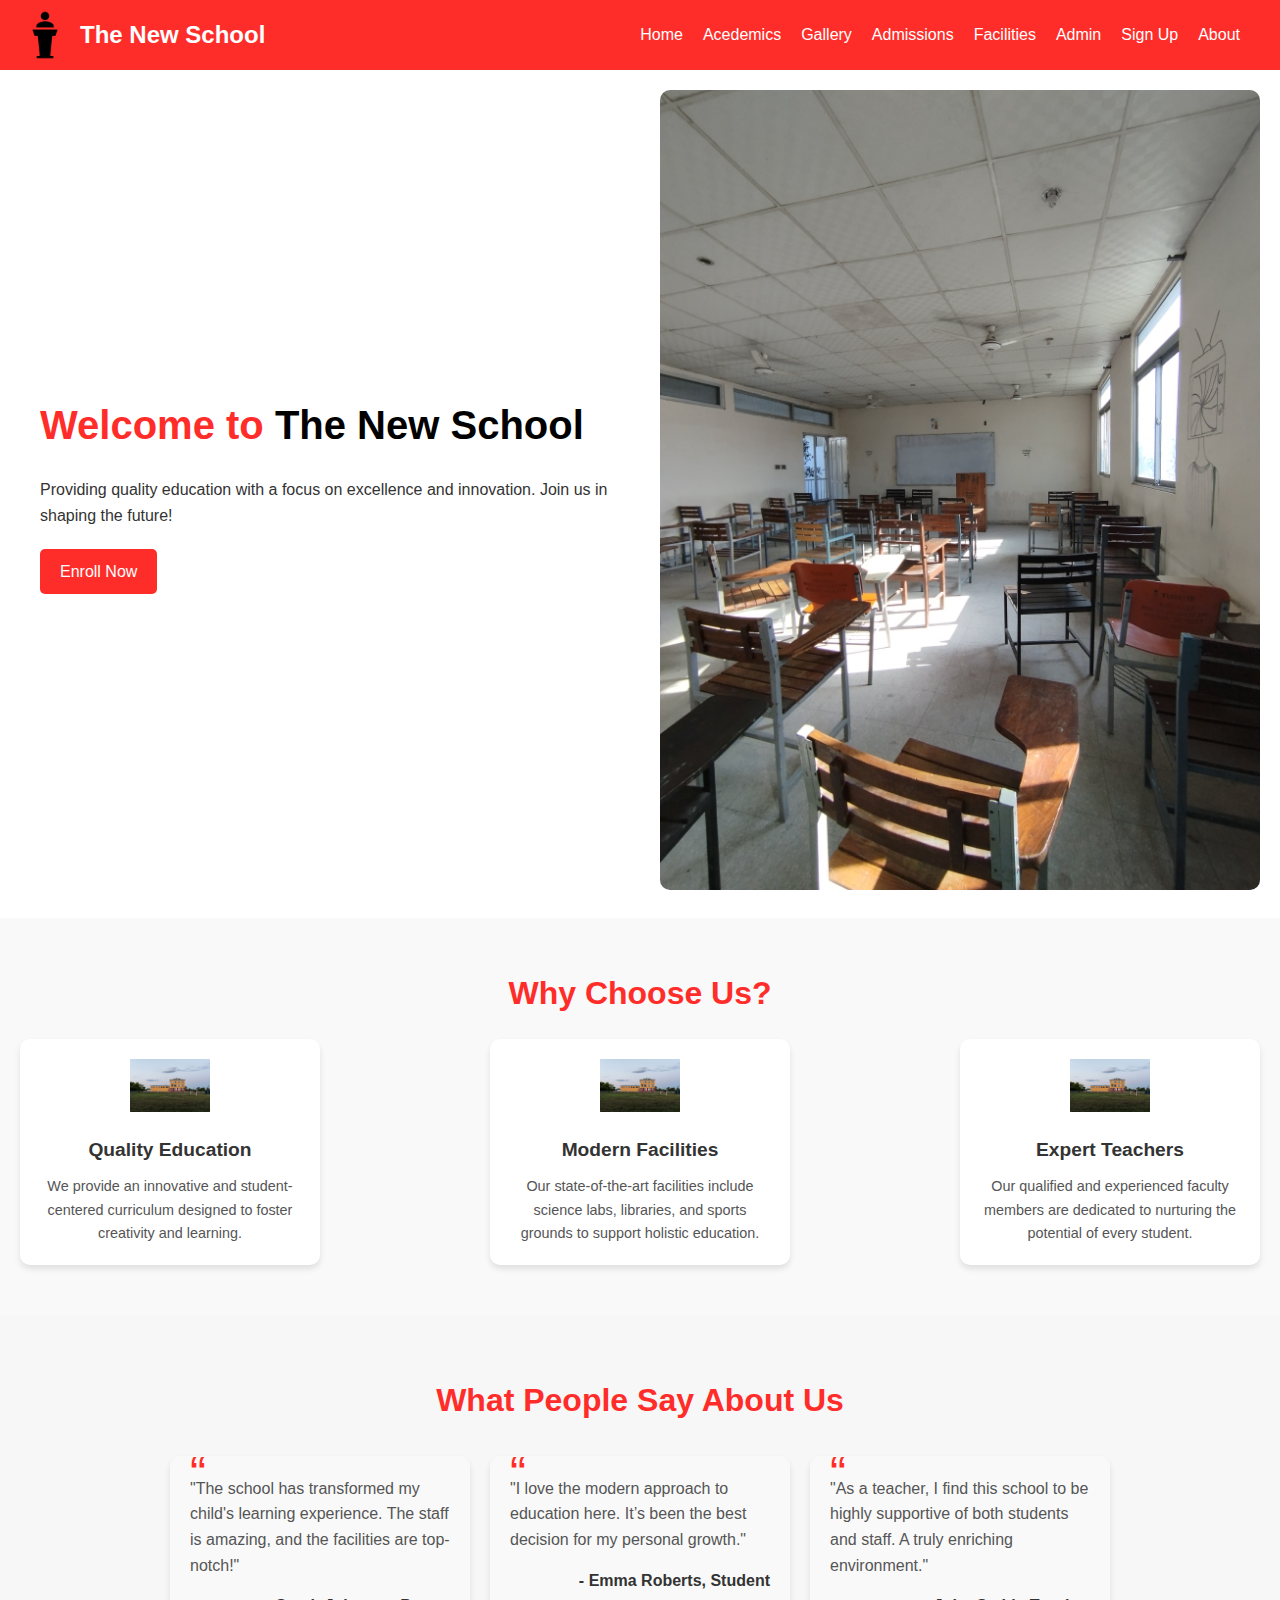
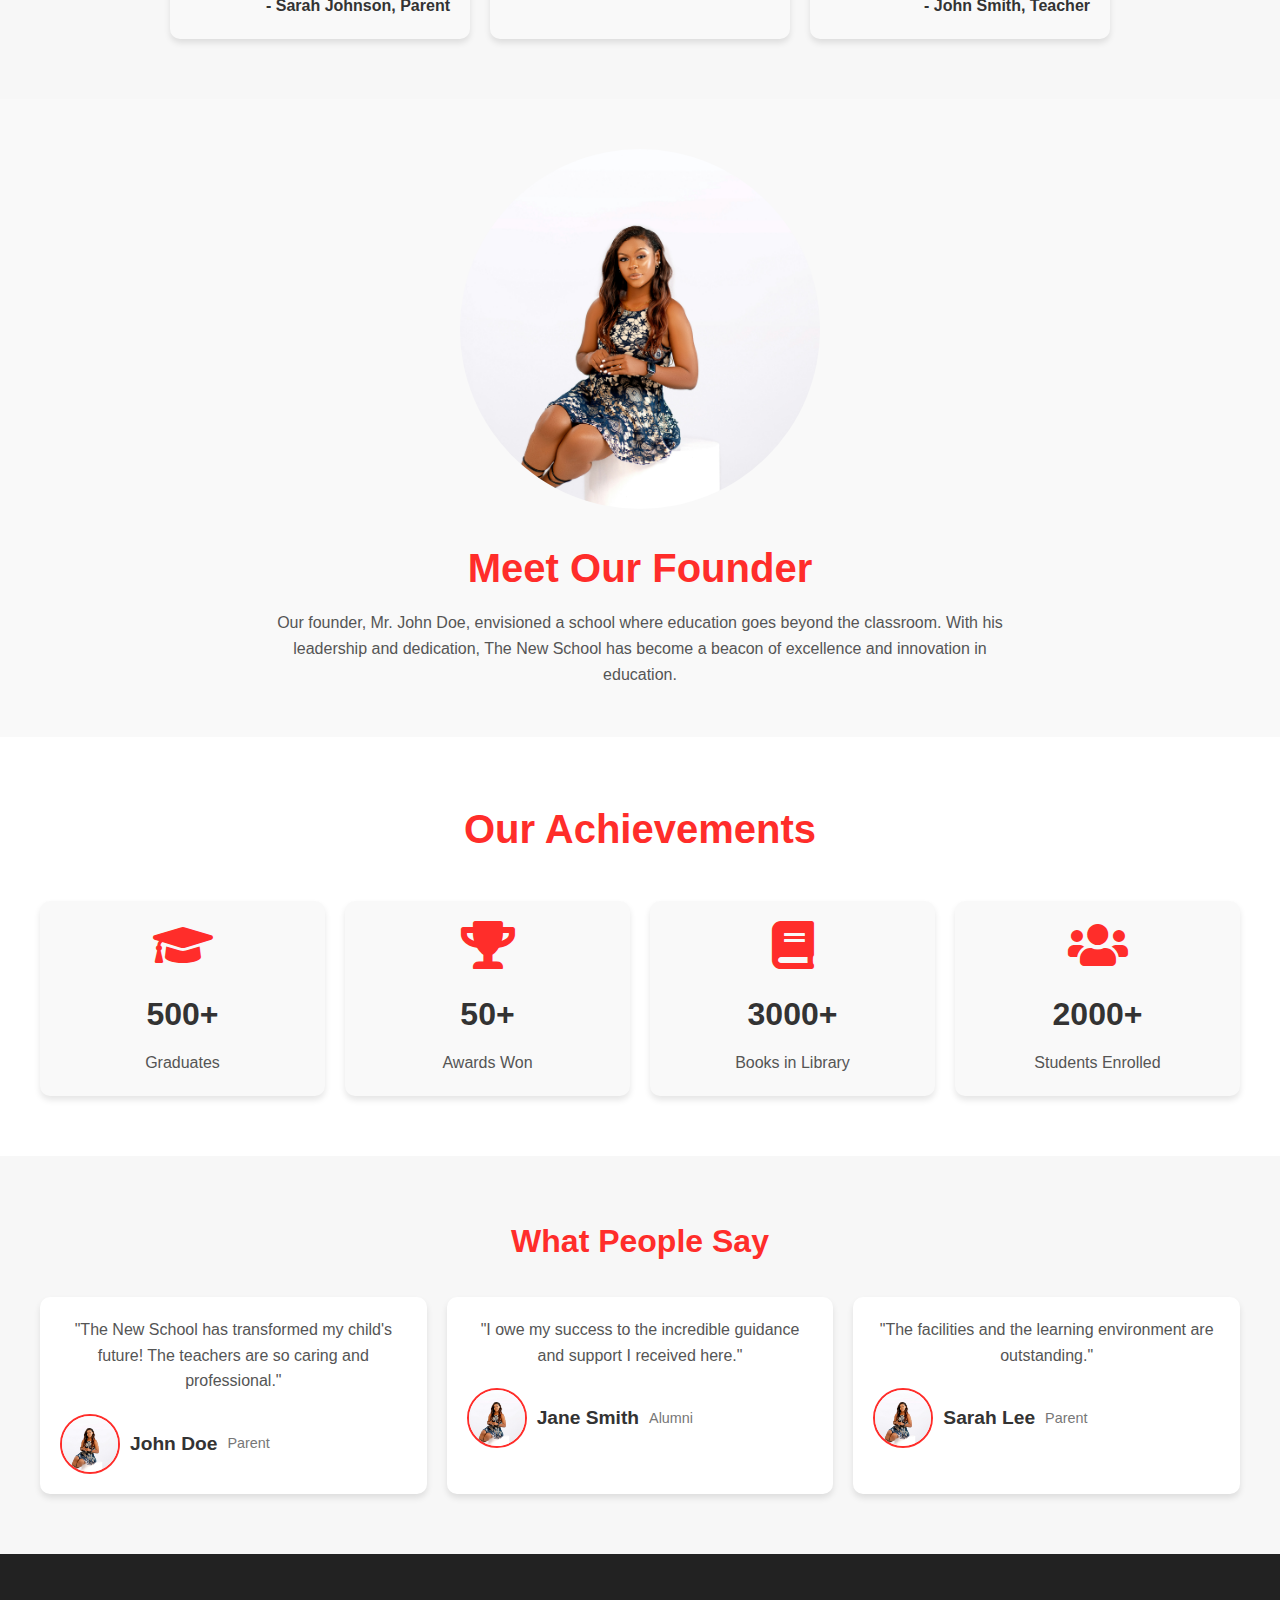
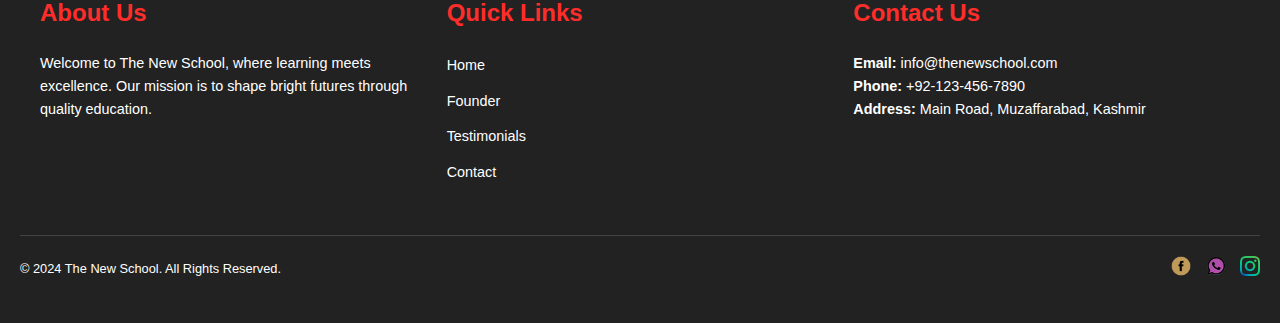
<file: index.html>
<!DOCTYPE html>
<html lang="en">
<head>
  <meta charset="UTF-8">
  <meta name="viewport" content="width=device-width, initial-scale=1.0">
  <title>New School Navbar</title>
  <link rel="stylesheet" href="assets/css/style.css">
  <link href="https://cdnjs.cloudflare.com/ajax/libs/font-awesome/5.15.4/css/all.min.css" rel="stylesheet">

</head>
<body>
    <!-- Navbar -->
<nav class="navbar">
    <div class="logo">
      
      <img src="assets/images/lgo.png" alt="">  <h3>The New School </h3>
    </div>
    <div class="menu" id="menu">
        <ul>
            <li><a href="index.html">Home</a></li>
            <li><a href="acedemic.html">Acedemics</a></li>
            <li><a href="gallery.html">Gallery</a></li>
            <li><a href="admissions.html">Admissions</a></li>
            <li><a href="facilities.html">Facilities</a></li>
            <li><a href="admin.html">Admin</a></li>
            <li><a href="sign-up.html">Sign Up</a></li>
            <li><a href="about.html">About</a></li>
        </ul>
    </div>
    <!-- Hamburger icon -->
    <div class="hamburger" id="hamburger">
        <span class="bar"></span>
        <span class="bar"></span>
        <span class="bar"></span>
    </div>
</nav>
<!-- / -->


  <!-- Home Section -->
  <section class="home">
    <div class="home-content">
      <h1>Welcome to <span>The New School</span></h1>
      <p>Providing quality education with a focus on excellence and innovation. Join us in shaping the future!</p>
      <a href="admissions.html" class="btn">Enroll Now</a>
    </div>
    <div class="home-image">
      <img src="assets/images/buil.jpg" alt="School Building">
    </div>
  </section>  

  <section class="features">
    <h2>Why Choose Us?</h2>
    <div class="features-container">
      <div class="feature-box">
        <img src="assets/images/loh-weytor-1NbsgkrtLag-unsplash.jpg" alt="Quality Education">
        <h3>Quality Education</h3>
        <p>We provide an innovative and student-centered curriculum designed to foster creativity and learning.</p>
      </div>
      <div class="feature-box">
        <img src="assets/images/loh-weytor-1NbsgkrtLag-unsplash.jpg" alt="Modern Facilities">
        <h3>Modern Facilities</h3>
        <p>Our state-of-the-art facilities include science labs, libraries, and sports grounds to support holistic education.</p>
      </div>
      <div class="feature-box">
        <img src="assets/images/loh-weytor-1NbsgkrtLag-unsplash.jpg" alt="Expert Teachers">
        <h3>Expert Teachers</h3>
        <p>Our qualified and experienced faculty members are dedicated to nurturing the potential of every student.</p>
      </div>
    </div>
  </section>
  
  <section class="testimonials">
    <h2>What People Say About Us</h2>
    <div class="testimonial-container">
      <div class="testimonial-box">
        <p>"The school has transformed my child's learning experience. The staff is amazing, and the facilities are top-notch!"</p>
        <h4>- Sarah Johnson, Parent</h4>
      </div>
      <div class="testimonial-box">
        <p>"I love the modern approach to education here. It’s been the best decision for my personal growth."</p>
        <h4>- Emma Roberts, Student</h4>
      </div>
      <div class="testimonial-box">
        <p>"As a teacher, I find this school to be highly supportive of both students and staff. A truly enriching environment."</p>
        <h4>- John Smith, Teacher</h4>
      </div>
    </div>
  </section>

  <section class="founder">
    <div class="founder-container">
      <div class="founder-image">
        <img src="assets/images/samwel-francis-YcGqMLjcW3Q-unsplash.jpg" alt="Founder">
      </div>
      <h2 class="founder-heading">Meet Our Founder</h2>
      <p class="founder-description">
        Our founder, Mr. John Doe, envisioned a school where education goes beyond the classroom.
        With his leadership and dedication, The New School has become a beacon of excellence and innovation in education.
      </p>
    </div>
  </section>
  
  <section class="achievements">
    <div class="achievements-container">
      <h2 class="achievements-heading">Our Achievements</h2>
      <div class="achievements-cards">
        <div class="achievement-card">
          <i class="achievement-icon fas fa-graduation-cap"></i>
          <h3 class="achievement-number">500+</h3>
          <p class="achievement-description">Graduates</p>
        </div>
        <div class="achievement-card">
          <i class="achievement-icon fas fa-trophy"></i>
          <h3 class="achievement-number">50+</h3>
          <p class="achievement-description">Awards Won</p>
        </div>
        <div class="achievement-card">
          <i class="achievement-icon fas fa-book"></i>
          <h3 class="achievement-number">3000+</h3>
          <p class="achievement-description">Books in Library</p>
        </div>
        <div class="achievement-card">
          <i class="achievement-icon fas fa-users"></i>
          <h3 class="achievement-number">2000+</h3>
          <p class="achievement-description">Students Enrolled</p>
        </div>
      </div>
    </div>
  </section>
  
  <section class="testimonials">
    <div class="testimonials-container">
      <h2 class="testimonials-heading">What People Say</h2>
      <div class="testimonials-cards">
        <div class="testimonial-card">
          <p class="testimonial-text">"The New School has transformed my child's future! The teachers are so caring and professional."</p>
          <div class="testimonial-author">
            <img src="assets/images/samwel-francis-YcGqMLjcW3Q-unsplash.jpg" alt="Parent" class="testimonial-img">
            <h4 class="testimonial-name">John Doe</h4>
            <p class="testimonial-role">Parent</p>
          </div>
        </div>
        <div class="testimonial-card">
          <p class="testimonial-text">"I owe my success to the incredible guidance and support I received here."</p>
          <div class="testimonial-author">
            <img src="assets/images/samwel-francis-YcGqMLjcW3Q-unsplash.jpg" alt="Student" class="testimonial-img">
            <h4 class="testimonial-name">Jane Smith</h4>
            <p class="testimonial-role">Alumni</p>
          </div>
        </div>
        <div class="testimonial-card">
          <p class="testimonial-text">"The facilities and the learning environment are outstanding."</p>
          <div class="testimonial-author">
            <img src="assets/images/samwel-francis-YcGqMLjcW3Q-unsplash.jpg" alt="Parent" class="testimonial-img">
            <h4 class="testimonial-name">Sarah Lee</h4>
            <p class="testimonial-role">Parent</p>
          </div>
        </div>
      </div>
    </div>
  </section>
  
  <footer class="footer">
    <div class="footer-container">
      <div class="footer-about">
        <h3 class="footer-heading">About Us</h3>
        <p>Welcome to The New School, where learning meets excellence. Our mission is to shape bright futures through quality education.</p>
      </div>
      <div class="footer-links">
        <h3 class="footer-heading">Quick Links</h3>
        <ul>
          <li><a href="#home">Home</a></li>
          <li><a href="#founder">Founder</a></li>
          <li><a href="#testimonials">Testimonials</a></li>
          <li><a href="#contact">Contact</a></li>
        </ul>
      </div>
      <div class="footer-contact">
        <h3 class="footer-heading">Contact Us</h3>
        <p><strong>Email:</strong> info@thenewschool.com</p>
        <p><strong>Phone:</strong> +92-123-456-7890</p>
        <p><strong>Address:</strong> Main Road, Muzaffarabad, Kashmir</p>
      </div>
    </div>
    <div class="footer-bottom">
      <p>&copy; 2024 The New School. All Rights Reserved.</p>
      <div class="footer-socials">
        <a href="#"><img src="assets/images/facebook_icon-icons.com_59205.png" alt="Facebook"></a>
        <a href="#"><img src="assets/images/Whatsapp_37229.png" alt="Twitter"></a>
        <a href="#"><img src="assets/images/Instagram_icon-icons.com_66804.png" alt="Instagram"></a>
      </div>
    </div>
  </footer>
  









  <script >


        function toggleMenu() {
            const navbarMenu = document.querySelector('.navbar ul');
            navbarMenu.classList.toggle('show');
        }

        // JavaScript to toggle the menu on and off
const hamburger = document.getElementById('hamburger');
const menu = document.getElementById('menu');

hamburger.addEventListener('click', () => {
    menu.classList.toggle('active');
});




    </script>


  </script>
</body>
</html>
</file>
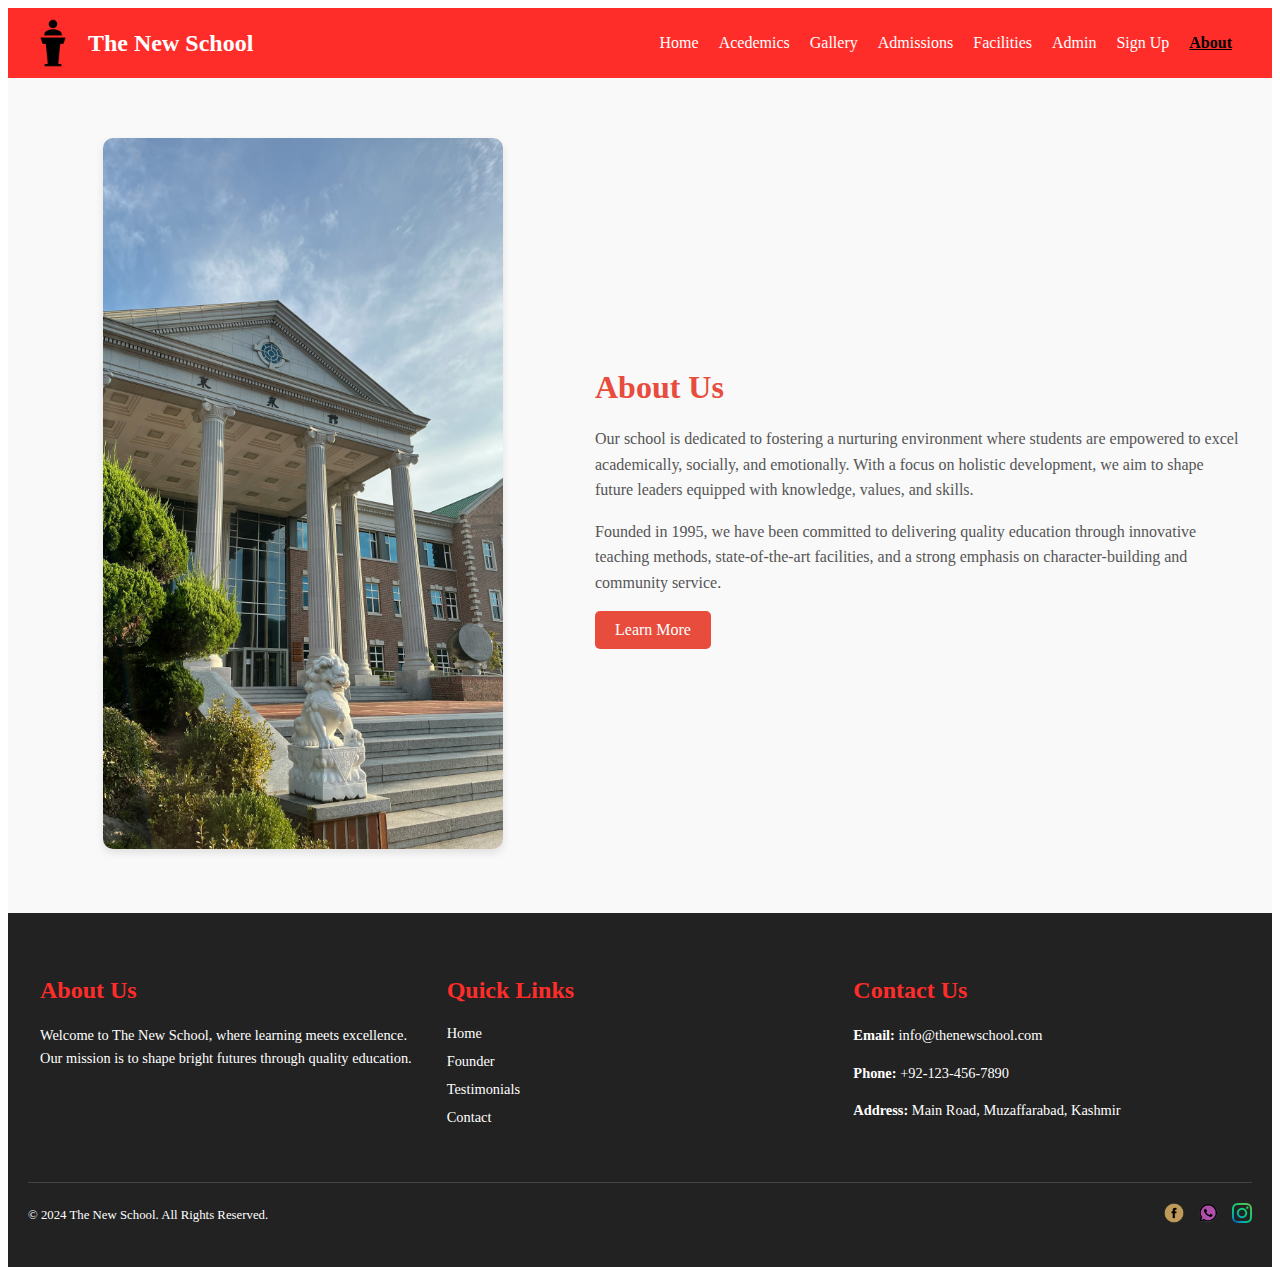
<file: about.html>
<!DOCTYPE html>
<html lang="en">
<head>
  <meta charset="UTF-8">
  <meta name="viewport" content="width=device-width, initial-scale=1.0">
  <title>New School Navbar</title>
  <link rel="stylesheet" href="assets/css/about.css">
</head>
<body>
    <!-- Navbar -->
<nav class="navbar">
    <div class="logo">
      
      <img src="assets/images/lgo.png" alt="">  <h3>The New School </h3>
    </div>
    <div class="menu" id="menu">
        <ul>
            <li><a href="index.html">Home</a></li>
            <li><a href="acedemic.html">Acedemics</a></li>
            <li><a href="gallery.html">Gallery</a></li>
            <li><a href="admissions.html">Admissions</a></li>
            <li><a href="facilities.html">Facilities</a></li>
            <li><a href="admin.html">Admin</a></li>
            <li><a href="sign-up.html">Sign Up</a></li>
            <li><a href="about.html" class="active">About</a></li>

        </ul>
    </div>
    <!-- Hamburger icon -->
    <div class="hamburger" id="hamburger">
        <span class="bar"></span>
        <span class="bar"></span>
        <span class="bar"></span>
    </div>
</nav>
<!-- / -->

<section class="about" id="about">
    <div class="about-container">
      <div class="about-image">
        <img src="assets/images/dnka-ch-nJURYGCgP0o-unsplash.jpg" alt="School Building">
      </div>
      <div class="about-content">
        <h2>About Us</h2>
        <p>
          Our school is dedicated to fostering a nurturing environment where students are empowered to excel academically, socially, and emotionally. With a focus on holistic development, we aim to shape future leaders equipped with knowledge, values, and skills.
        </p>
        <p>
          Founded in 1995, we have been committed to delivering quality education through innovative teaching methods, state-of-the-art facilities, and a strong emphasis on character-building and community service.
        </p>
        <a href="#more-details" class="btn-learn-more">Learn More</a>
      </div>
    </div>
  </section>
  
  

  <footer class="footer">
    <div class="footer-container">
      <div class="footer-about">
        <h3 class="footer-heading">About Us</h3>
        <p>Welcome to The New School, where learning meets excellence. Our mission is to shape bright futures through quality education.</p>
      </div>
      <div class="footer-links">
        <h3 class="footer-heading">Quick Links</h3>
        <ul>
          <li><a href="#home">Home</a></li>
          <li><a href="#founder">Founder</a></li>
          <li><a href="#testimonials">Testimonials</a></li>
          <li><a href="#contact">Contact</a></li>
        </ul>
      </div>
      <div class="footer-contact">
        <h3 class="footer-heading">Contact Us</h3>
        <p><strong>Email:</strong> info@thenewschool.com</p>
        <p><strong>Phone:</strong> +92-123-456-7890</p>
        <p><strong>Address:</strong> Main Road, Muzaffarabad, Kashmir</p>
      </div>
    </div>
    <div class="footer-bottom">
      <p>&copy; 2024 The New School. All Rights Reserved.</p>
      <div class="footer-socials">
        <a href="#"><img src="assets/images/facebook_icon-icons.com_59205.png" alt="Facebook"></a>
        <a href="#"><img src="assets/images/Whatsapp_37229.png" alt="Twitter"></a>
        <a href="#"><img src="assets/images/Instagram_icon-icons.com_66804.png" alt="Instagram"></a>
      </div>
    </div>
  </footer>












  <script >


        function toggleMenu() {
            const navbarMenu = document.querySelector('.navbar ul');
            navbarMenu.classList.toggle('show');
        }

        // JavaScript to toggle the menu on and off
const hamburger = document.getElementById('hamburger');
const menu = document.getElementById('menu');

hamburger.addEventListener('click', () => {
    menu.classList.toggle('active');
});




    </script>


  </script>
</body>
</html>
</file>
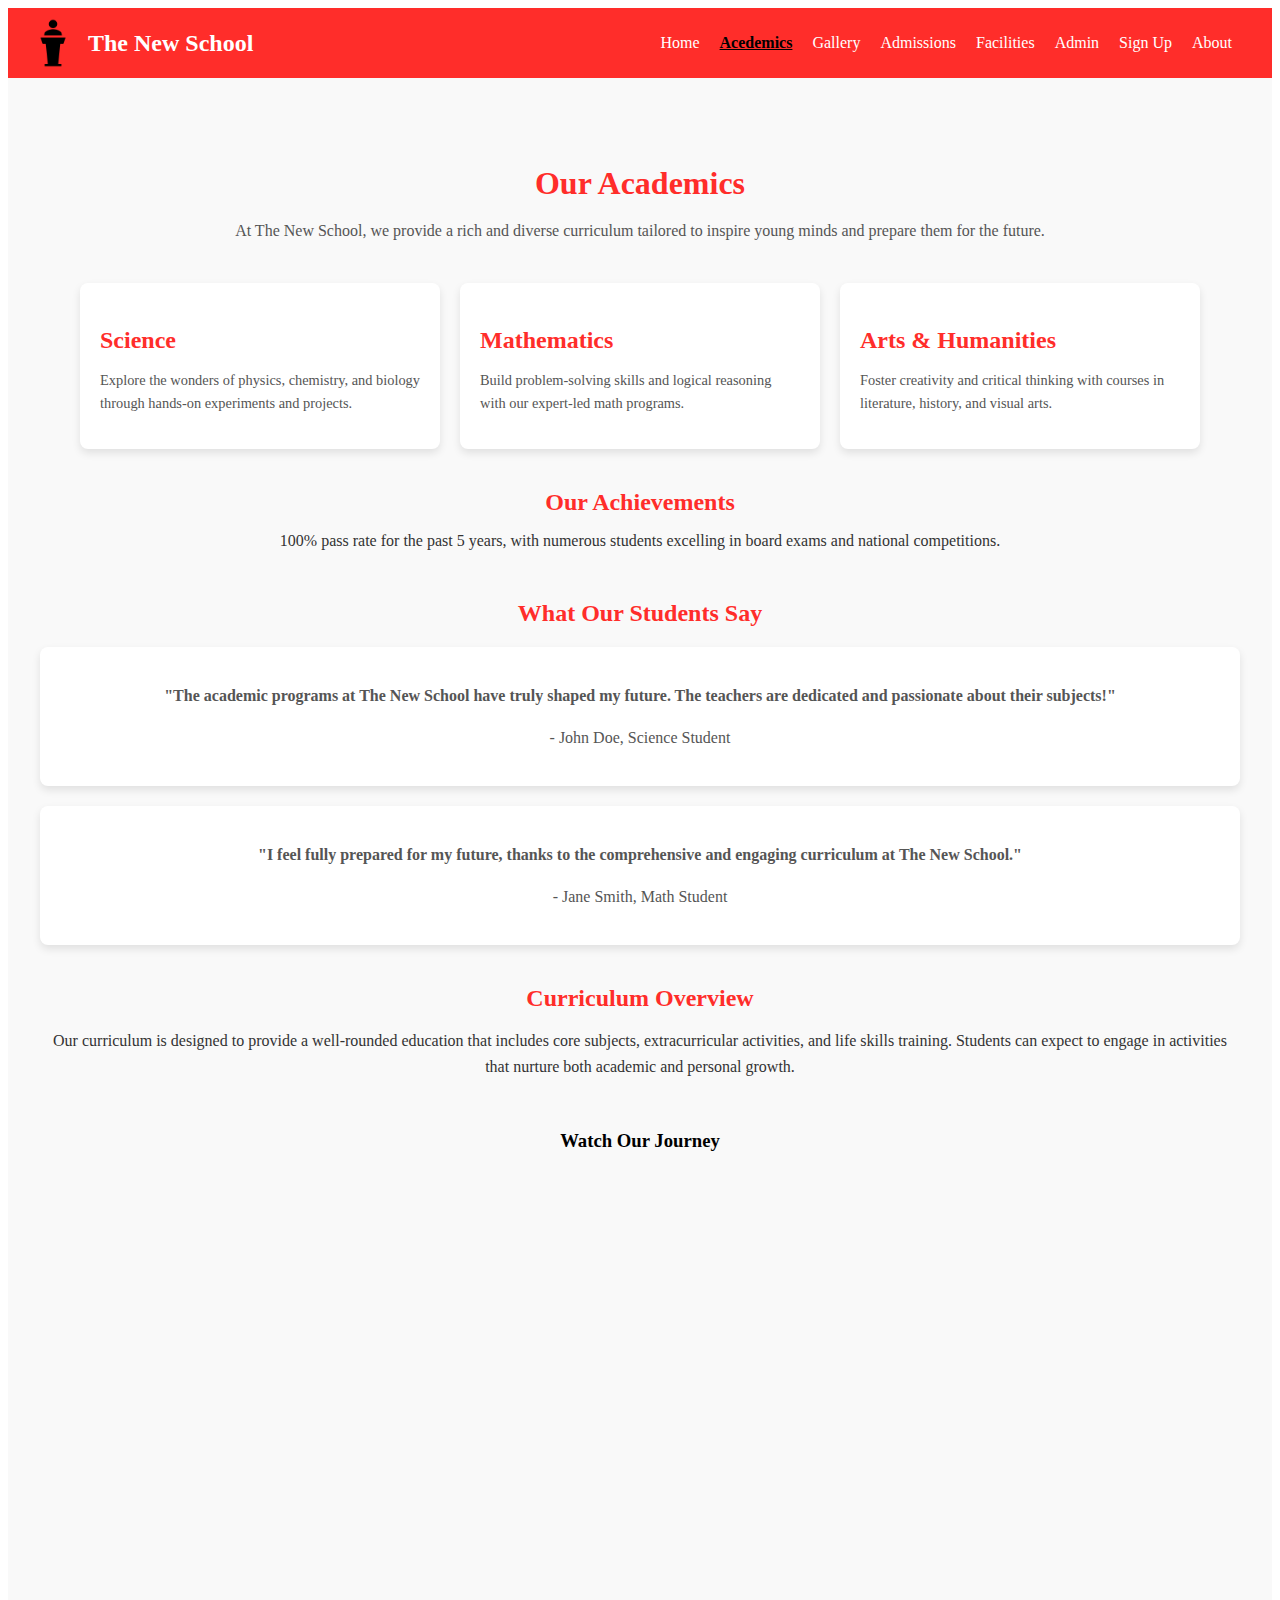
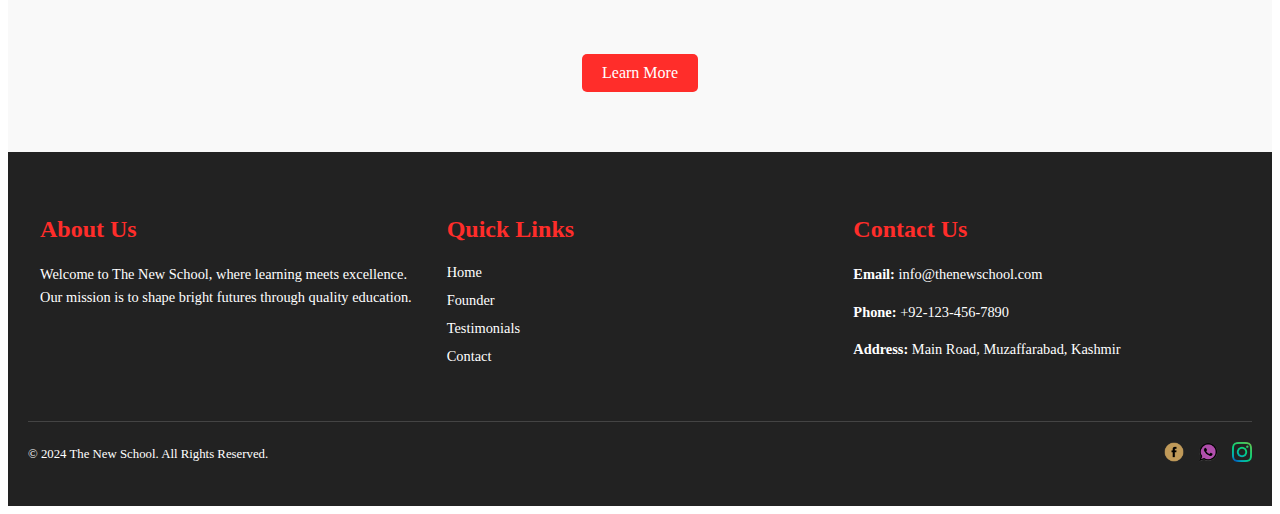
<file: acedemic.html>
<!DOCTYPE html>
<html lang="en">
<head>
  <meta charset="UTF-8">
  <meta name="viewport" content="width=device-width, initial-scale=1.0">
  <title>New School Navbar</title>
  <link rel="stylesheet" href="assets/css/academics.css">
</head>
<body>
    <!-- Navbar -->
<nav class="navbar">
    <div class="logo">
      
      <img src="assets/images/lgo.png" alt="">  <h3>The New School </h3>
    </div>
    <div class="menu" id="menu">
        <ul>
            <li><a href="index.html">Home</a></li>
            <li><a href="acedemic.html" class="active">Acedemics</a></li>
            <li><a href="gallery.html">Gallery</a></li>
            <li><a href="admissions.html">Admissions</a></li>
            <li><a href="facilities.html">Facilities</a></li>
            <li><a href="admin.html">Admin</a></li>
            <li><a href="sign-up.html">Sign Up</a></li>
            <li><a href="about.html">About</a></li>
        </ul>
    </div>
    <!-- Hamburger icon -->
    <div class="hamburger" id="hamburger">
        <span class="bar"></span>
        <span class="bar"></span>
        <span class="bar"></span>
    </div>
</nav>
<!-- / -->

  
  <section id="academics" class="academics">
    <div class="academics-container">
      <h2 class="academics-heading">Our Academics</h2>
      <p class="academics-intro">
        At The New School, we provide a rich and diverse curriculum tailored to inspire young minds and prepare them for the future.
      </p>
      
      <!-- Programs Section -->
      <div class="academic-programs">
        <div class="program-card">
          <h3>Science</h3>
          <p>Explore the wonders of physics, chemistry, and biology through hands-on experiments and projects.</p>
        </div>
        <div class="program-card">
          <h3>Mathematics</h3>
          <p>Build problem-solving skills and logical reasoning with our expert-led math programs.</p>
        </div>
        <div class="program-card">
          <h3>Arts & Humanities</h3>
          <p>Foster creativity and critical thinking with courses in literature, history, and visual arts.</p>
        </div>
      </div>
      
      <!-- Achievements Section -->
      <div class="academic-achievements">
        <h3>Our Achievements</h3>
        <p>100% pass rate for the past 5 years, with numerous students excelling in board exams and national competitions.</p>
      </div>
      
      <!-- Testimonials Section -->
      <div class="testimonials">
        <h3>What Our Students Say</h3>
        <div class="testimonial">
          <p>"The academic programs at The New School have truly shaped my future. The teachers are dedicated and passionate about their subjects!"</p>
          <p>- John Doe, Science Student</p>
        </div>
        <div class="testimonial">
          <p>"I feel fully prepared for my future, thanks to the comprehensive and engaging curriculum at The New School."</p>
          <p>- Jane Smith, Math Student</p>
        </div>
      </div>
      
      <!-- Curriculum Overview -->
      <div class="curriculum-overview">
        <h3>Curriculum Overview</h3>
        <p>Our curriculum is designed to provide a well-rounded education that includes core subjects, extracurricular activities, and life skills training. Students can expect to engage in activities that nurture both academic and personal growth.</p>
      </div>
      
      <!-- Video Section -->
      <div class="video-section">
        <h3>Watch Our Journey</h3>
        <iframe width="560" height="315" src="https://www.youtube.com/embed/YOUR_VIDEO_ID" title="Educational Journey at The New School" frameborder="0" allow="accelerometer; autoplay; encrypted-media; gyroscope; picture-in-picture" allowfullscreen ></iframe>
      </div>
  
      <!-- Call to Action -->
      <div class="academic-cta">
        <a href="#contact" class="cta-button">Learn More</a>
      </div>
    </div>
  </section>
  
  <footer class="footer">
    <div class="footer-container">
      <div class="footer-about">
        <h3 class="footer-heading">About Us</h3>
        <p>Welcome to The New School, where learning meets excellence. Our mission is to shape bright futures through quality education.</p>
      </div>
      <div class="footer-links">
        <h3 class="footer-heading">Quick Links</h3>
        <ul>
          <li><a href="#home">Home</a></li>
          <li><a href="#founder">Founder</a></li>
          <li><a href="#testimonials">Testimonials</a></li>
          <li><a href="#contact">Contact</a></li>
        </ul>
      </div>
      <div class="footer-contact">
        <h3 class="footer-heading">Contact Us</h3>
        <p><strong>Email:</strong> info@thenewschool.com</p>
        <p><strong>Phone:</strong> +92-123-456-7890</p>
        <p><strong>Address:</strong> Main Road, Muzaffarabad, Kashmir</p>
      </div>
    </div>
    <div class="footer-bottom">
      <p>&copy; 2024 The New School. All Rights Reserved.</p>
      <div class="footer-socials">
        <a href="#"><img src="assets/images/facebook_icon-icons.com_59205.png" alt="Facebook"></a>
        <a href="#"><img src="assets/images/Whatsapp_37229.png" alt="Twitter"></a>
        <a href="#"><img src="assets/images/Instagram_icon-icons.com_66804.png" alt="Instagram"></a>
      </div>
    </div>
  </footer>














  <script >


        function toggleMenu() {
            const navbarMenu = document.querySelector('.navbar ul');
            navbarMenu.classList.toggle('show');
        }

        // JavaScript to toggle the menu on and off
const hamburger = document.getElementById('hamburger');
const menu = document.getElementById('menu');

hamburger.addEventListener('click', () => {
    menu.classList.toggle('active');
});




    </script>


  </script>
</body>
</html>
</file>
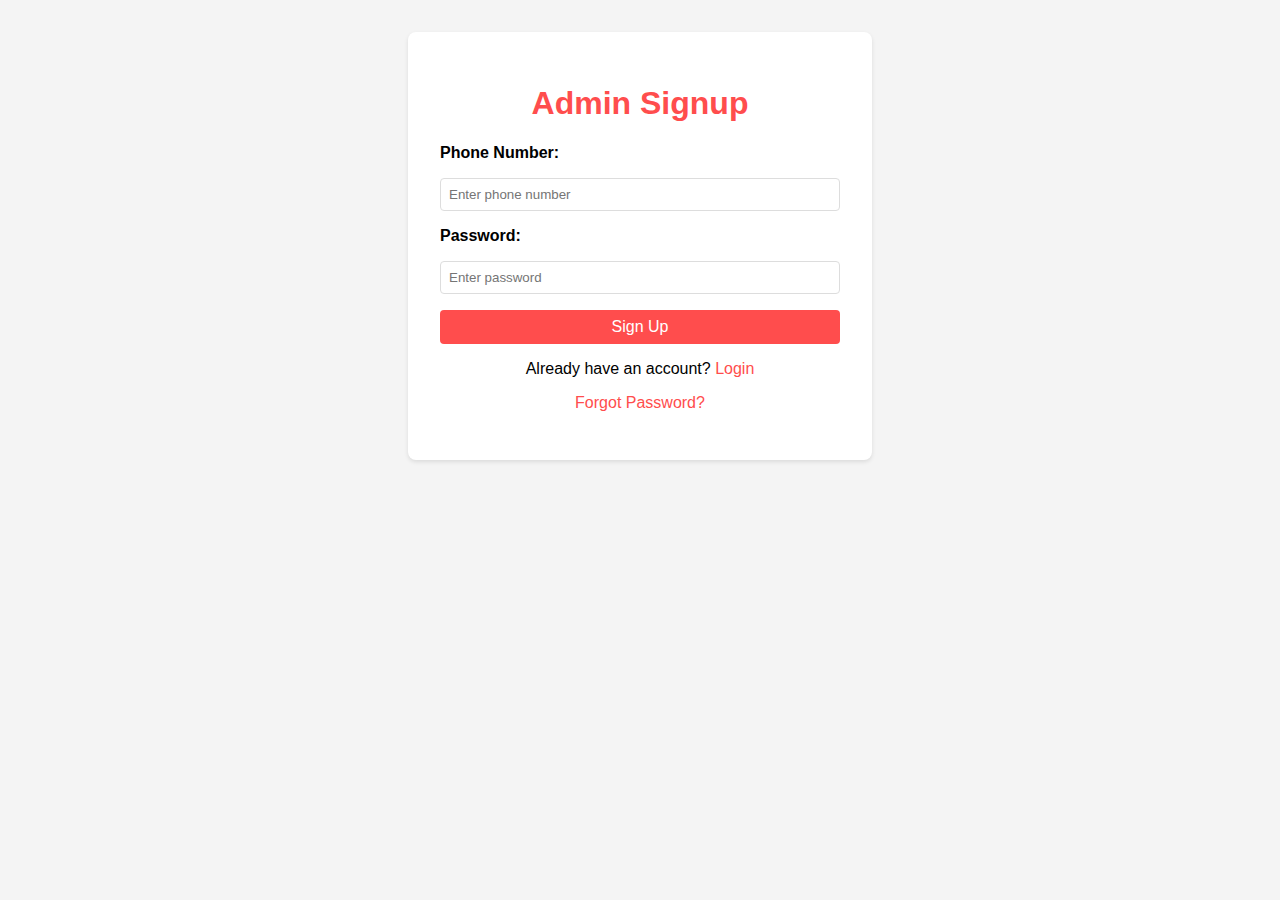
<file: admin.html>
<!DOCTYPE html>
<html lang="en">
<head>
  <meta charset="UTF-8">
  <meta name="viewport" content="width=device-width, initial-scale=1.0">
  <title>Admin Signup</title>
  <style>
    body {
      font-family: Arial, sans-serif;
      margin: 0;
      padding: 0;
      background-color: #f4f4f4;
    }

    .container {
      max-width: 400px;
      margin: 2rem auto;
      padding: 2rem;
      background-color: #fff;
      border-radius: 8px;
      box-shadow: 0 2px 4px rgba(0, 0, 0, 0.1);
    }

    h1 {
      text-align: center;
      color: #ff4d4d;
    }

    form {
      display: flex;
      flex-direction: column;
      gap: 1rem;
    }

    label {
      font-weight: bold;
    }

    input {
      padding: 0.5rem;
      border: 1px solid #ddd;
      border-radius: 4px;
    }

    button {
      background-color: #ff4d4d;
      color: #fff;
      border: none;
      border-radius: 4px;
      padding: 0.5rem;
      cursor: pointer;
      font-size: 1rem;
    }

    button:hover {
      background-color: #cc0000;
    }

    .link-container {
      text-align: center;
      margin-top: 1rem;
    }

    .link-container a {
      color: #ff4d4d;
      text-decoration: none;
    }

    .link-container a:hover {
      text-decoration: underline;
    }
  </style>
</head>
<body>
  <div class="container">
    <h1>Admin Signup</h1>
    <form>
      <label for="phone">Phone Number:</label>
      <input type="text" id="phone" name="phone" placeholder="Enter phone number" required>

      <label for="password">Password:</label>
      <input type="password" id="password" name="password" placeholder="Enter password" required>

      <button type="submit">Sign Up</button>
    </form>

    <div class="link-container">
      <p>Already have an account? <a href="login.html">Login</a></p>
      <p><a href="forgot_password.html">Forgot Password?</a></p>
    </div>
  </div>

















  <script >


        function toggleMenu() {
            const navbarMenu = document.querySelector('.navbar ul');
            navbarMenu.classList.toggle('show');
        }

        // JavaScript to toggle the menu on and off
const hamburger = document.getElementById('hamburger');
const menu = document.getElementById('menu');

hamburger.addEventListener('click', () => {
    menu.classList.toggle('active');
});




// ho
document.getElementById('signupForm').addEventListener('submit', function(event) {
    event.preventDefault();
    
    const phone = document.getElementById('phone').value;
    const password = document.getElementById('password').value;

    if (phone && password) {
        alert('Admin signed up successfully!');
        // Redirect to the dashboard or save the data here
        window.location.href = 'admin_dashboard.html'; // Placeholder for redirection
    } else {
        alert('Please fill in all fields!');
    }
});



  </script>
</body>
</html>
</file>
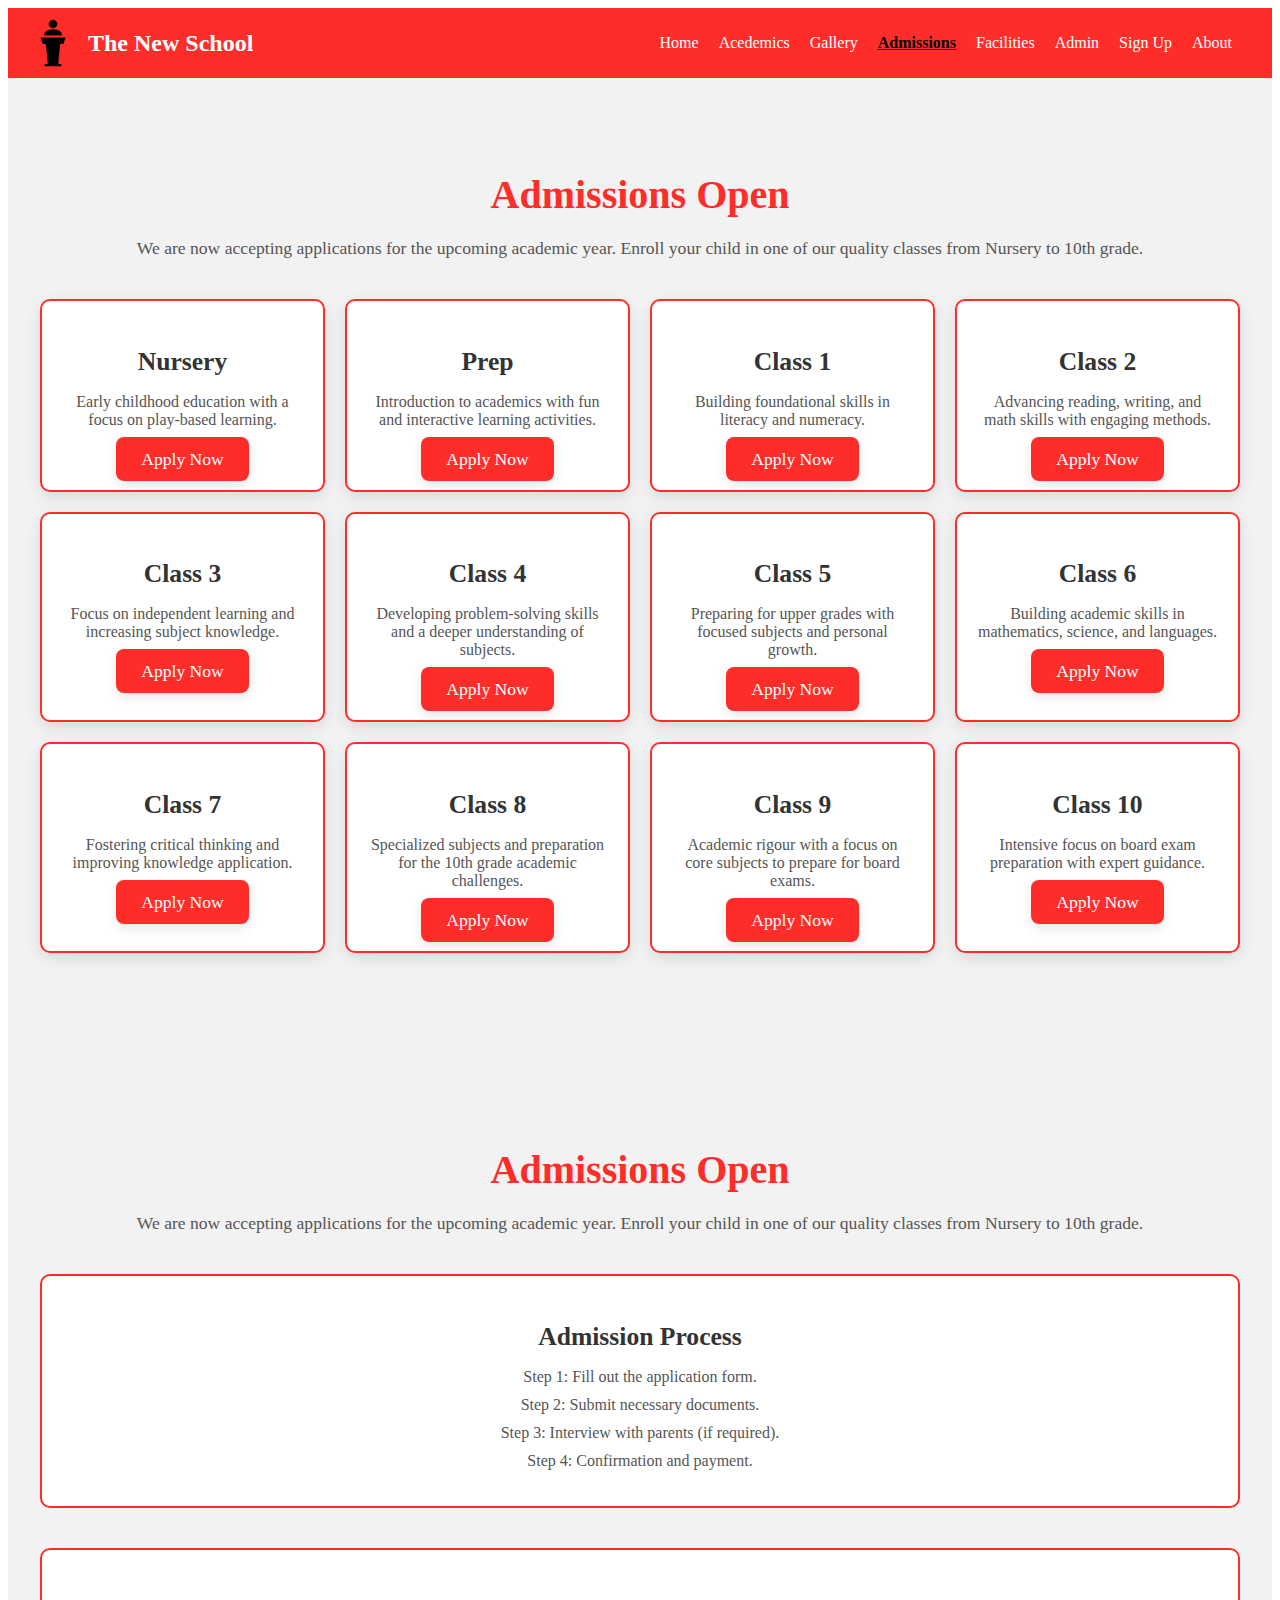
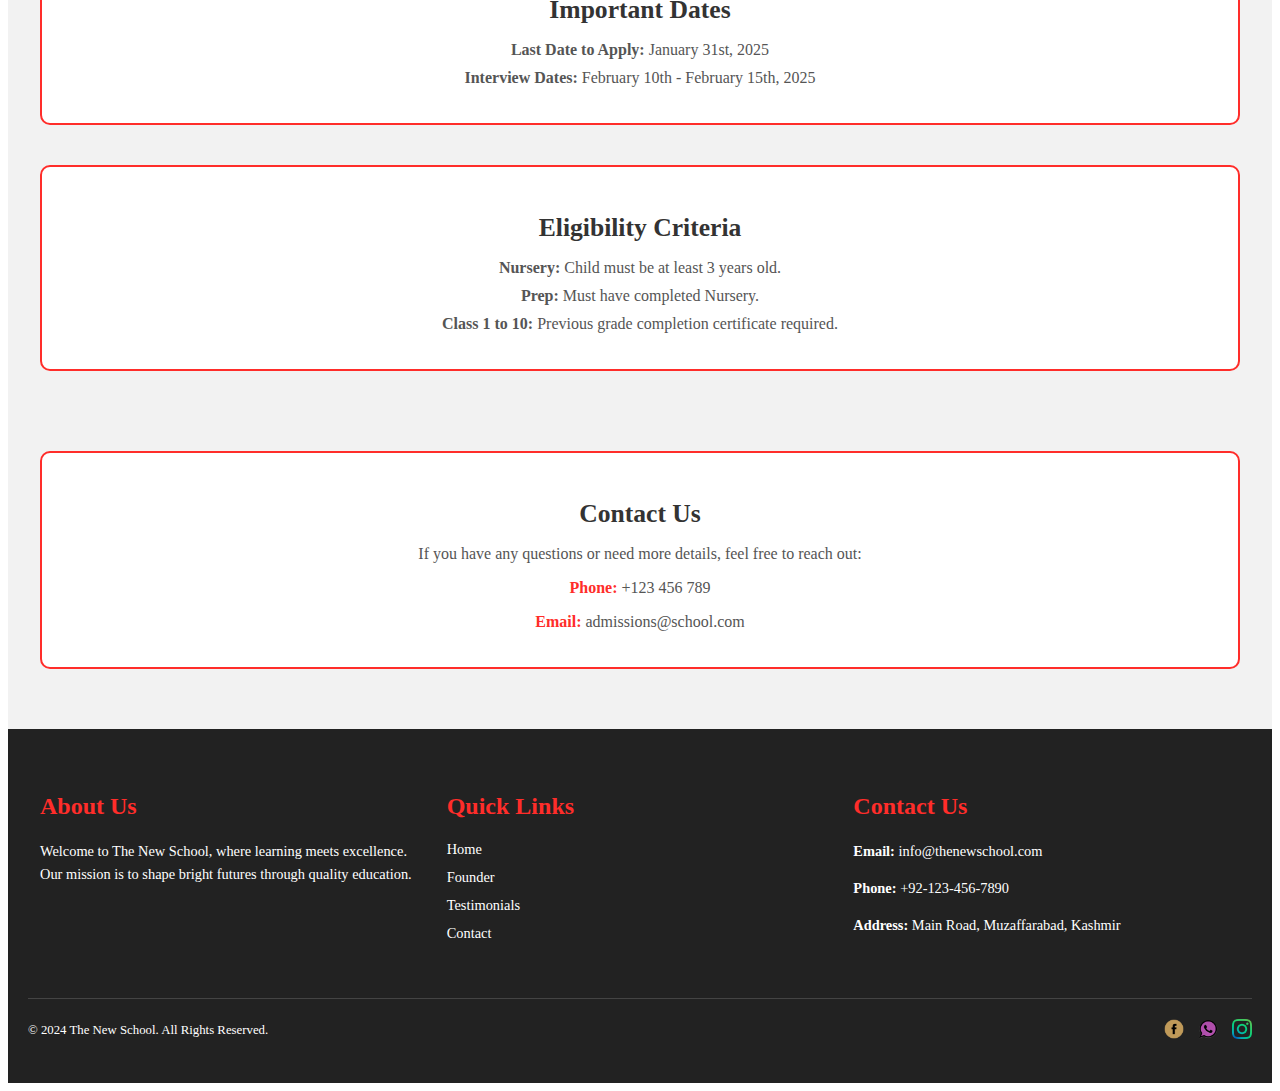
<file: admissions.html>
<!DOCTYPE html>
<html lang="en">
<head>
  <meta charset="UTF-8">
  <meta name="viewport" content="width=device-width, initial-scale=1.0">
  <title>New School Navbar</title>
  <link rel="stylesheet" href="assets/css/admissions.css">
</head>
<body>
    <!-- Navbar -->
<nav class="navbar">
    <div class="logo">
      
      <img src="assets/images/lgo.png" alt="">  <h3>The New School </h3>
    </div>
    <div class="menu" id="menu">
        <ul>
            <li><a href="index.html">Home</a></li>
            <li><a href="acedemic.html">Acedemics</a></li>
            <li><a href="gallery.html">Gallery</a></li>
            <li><a href="admissions.html" class="active">Admissions</a></li>
            <li><a href="facilities.html">Facilities</a></li>
            <li><a href="admin.html">Admin</a></li>
            <li><a href="sign-up.html">Sign Up</a></li>
            <li><a href="about.html">About</a></li>
        </ul>
    </div>
    <!-- Hamburger icon -->
    <div class="hamburger" id="hamburger">
        <span class="bar"></span>
        <span class="bar"></span>
        <span class="bar"></span>
    </div>
</nav>
<!-- / -->


<section id="admission" class="admission">
    <div class="admission-container">
      <h2 class="admission-heading">Admissions Open</h2>
      <p class="admission-info">
        We are now accepting applications for the upcoming academic year. Enroll your child in one of our quality classes from Nursery to 10th grade.
      </p>
  
      <!-- Class Boxes with Apply Now Button -->
      <div class="class-cards">
        <div class="class-card">
          <h3 class="class-title">Nursery</h3>
          <p class="class-description">Early childhood education with a focus on play-based learning.</p>
          <a href="#apply" class="apply-now-button">Apply Now</a>
        </div>
        <div class="class-card">
          <h3 class="class-title">Prep</h3>
          <p class="class-description">Introduction to academics with fun and interactive learning activities.</p>
          <a href="#apply" class="apply-now-button">Apply Now</a>
        </div>
        <div class="class-card">
          <h3 class="class-title">Class 1</h3>
          <p class="class-description">Building foundational skills in literacy and numeracy.</p>
          <a href="#apply" class="apply-now-button">Apply Now</a>
        </div>
        <div class="class-card">
          <h3 class="class-title">Class 2</h3>
          <p class="class-description">Advancing reading, writing, and math skills with engaging methods.</p>
          <a href="#apply" class="apply-now-button">Apply Now</a>
        </div>
        <div class="class-card">
          <h3 class="class-title">Class 3</h3>
          <p class="class-description">Focus on independent learning and increasing subject knowledge.</p>
          <a href="#apply" class="apply-now-button">Apply Now</a>
        </div>
        <div class="class-card">
          <h3 class="class-title">Class 4</h3>
          <p class="class-description">Developing problem-solving skills and a deeper understanding of subjects.</p>
          <a href="#apply" class="apply-now-button">Apply Now</a>
        </div>
        <div class="class-card">
          <h3 class="class-title">Class 5</h3>
          <p class="class-description">Preparing for upper grades with focused subjects and personal growth.</p>
          <a href="#apply" class="apply-now-button">Apply Now</a>
        </div>
        <div class="class-card">
          <h3 class="class-title">Class 6</h3>
          <p class="class-description">Building academic skills in mathematics, science, and languages.</p>
          <a href="#apply" class="apply-now-button">Apply Now</a>
        </div>
        <div class="class-card">
          <h3 class="class-title">Class 7</h3>
          <p class="class-description">Fostering critical thinking and improving knowledge application.</p>
          <a href="#apply" class="apply-now-button">Apply Now</a>
        </div>
        <div class="class-card">
          <h3 class="class-title">Class 8</h3>
          <p class="class-description">Specialized subjects and preparation for the 10th grade academic challenges.</p>
          <a href="#apply" class="apply-now-button">Apply Now</a>
        </div>
        <div class="class-card">
          <h3 class="class-title">Class 9</h3>
          <p class="class-description">Academic rigour with a focus on core subjects to prepare for board exams.</p>
          <a href="#apply" class="apply-now-button">Apply Now</a>
        </div>
        <div class="class-card">
          <h3 class="class-title">Class 10</h3>
          <p class="class-description">Intensive focus on board exam preparation with expert guidance.</p>
          <a href="#apply" class="apply-now-button">Apply Now</a>
        </div>
      </div>
    </div>
  </section>
  
  
  <section id="admission" class="admission">
    <div class="admission-container">
      <h2 class="admission-heading">Admissions Open</h2>
      <p class="admission-info">
        We are now accepting applications for the upcoming academic year. Enroll your child in one of our quality classes from Nursery to 10th grade.
      </p>
  
      <!-- Admission Process -->
      <div class="admission-process">
        <h3>Admission Process</h3>
        <ul>
          <li>Step 1: Fill out the application form.</li>
          <li>Step 2: Submit necessary documents.</li>
          <li>Step 3: Interview with parents (if required).</li>
          <li>Step 4: Confirmation and payment.</li>
        </ul>
      </div>
  
      <!-- Admission Dates -->
      <div class="admission-dates">
        <h3>Important Dates</h3>
        <ul>
          <li><strong>Last Date to Apply:</strong> January 31st, 2025</li>
          <li><strong>Interview Dates:</strong> February 10th - February 15th, 2025</li>
        </ul>
      </div>
  
      <!-- Eligibility Criteria -->
      <div class="eligibility-criteria">
        <h3>Eligibility Criteria</h3>
        <ul>
          <li><strong>Nursery:</strong> Child must be at least 3 years old.</li>
          <li><strong>Prep:</strong> Must have completed Nursery.</li>
          <li><strong>Class 1 to 10:</strong> Previous grade completion certificate required.</li>
        </ul>
      </div>
  
      <!-- Class Boxes with Apply Now Button -->
      <div class="class-cards">
        <!-- Class Cards (as before) -->
      </div>
      
      <!-- Contact Information -->
      <div class="contact-info">
        <h3>Contact Us</h3>
        <p>If you have any questions or need more details, feel free to reach out:</p>
        <p><strong>Phone:</strong> +123 456 789</p>
        <p><strong>Email:</strong> admissions@school.com</p>
      </div>
    </div>
  </section>

  <footer class="footer">
    <div class="footer-container">
      <div class="footer-about">
        <h3 class="footer-heading">About Us</h3>
        <p>Welcome to The New School, where learning meets excellence. Our mission is to shape bright futures through quality education.</p>
      </div>
      <div class="footer-links">
        <h3 class="footer-heading">Quick Links</h3>
        <ul>
          <li><a href="#home">Home</a></li>
          <li><a href="#founder">Founder</a></li>
          <li><a href="#testimonials">Testimonials</a></li>
          <li><a href="#contact">Contact</a></li>
        </ul>
      </div>
      <div class="footer-contact">
        <h3 class="footer-heading">Contact Us</h3>
        <p><strong>Email:</strong> info@thenewschool.com</p>
        <p><strong>Phone:</strong> +92-123-456-7890</p>
        <p><strong>Address:</strong> Main Road, Muzaffarabad, Kashmir</p>
      </div>
    </div>
    <div class="footer-bottom">
      <p>&copy; 2024 The New School. All Rights Reserved.</p>
      <div class="footer-socials">
        <a href="#"><img src="assets/images/facebook_icon-icons.com_59205.png" alt="Facebook"></a>
        <a href="#"><img src="assets/images/Whatsapp_37229.png" alt="Twitter"></a>
        <a href="#"><img src="assets/images/Instagram_icon-icons.com_66804.png" alt="Instagram"></a>
      </div>
    </div>
  </footer>













  <script >


        function toggleMenu() {
            const navbarMenu = document.querySelector('.navbar ul');
            navbarMenu.classList.toggle('show');
        }

        // JavaScript to toggle the menu on and off
const hamburger = document.getElementById('hamburger');
const menu = document.getElementById('menu');

hamburger.addEventListener('click', () => {
    menu.classList.toggle('active');
});




    </script>


  </script>
</body>
</html>
</file>
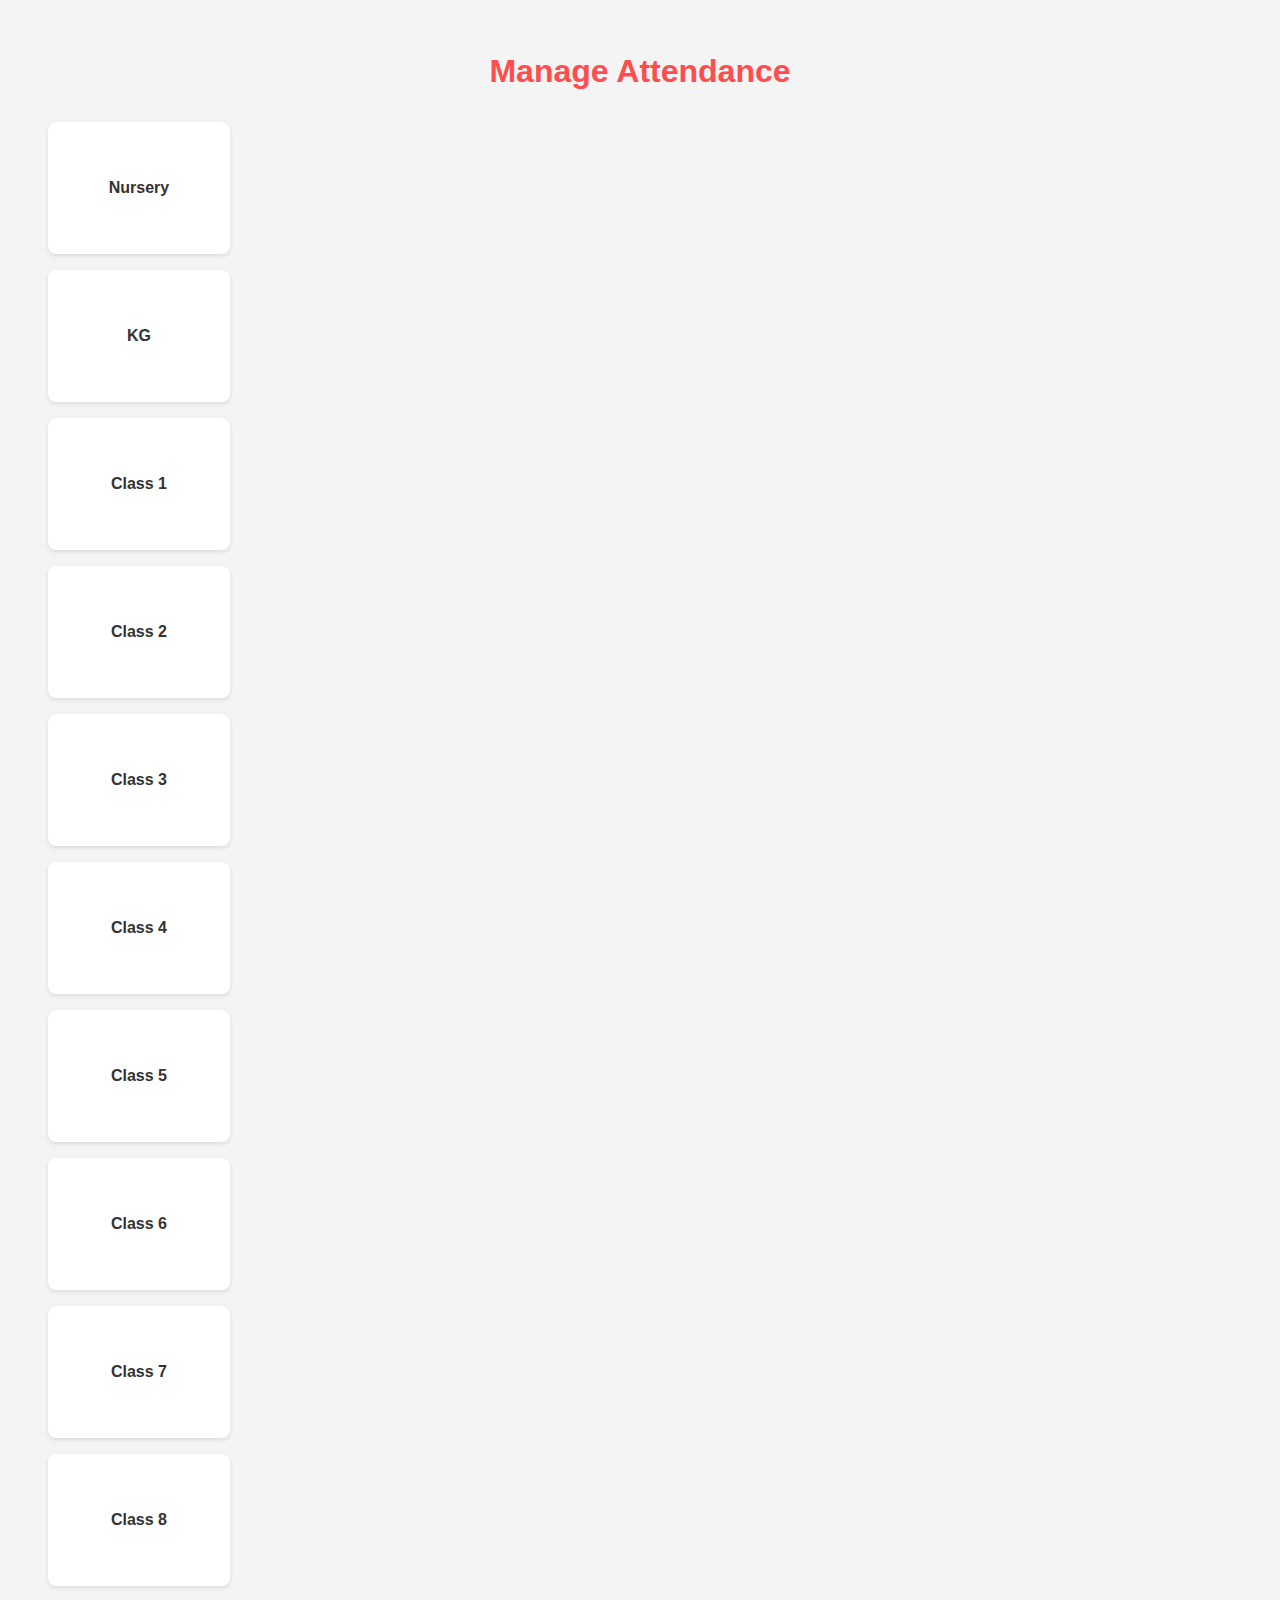
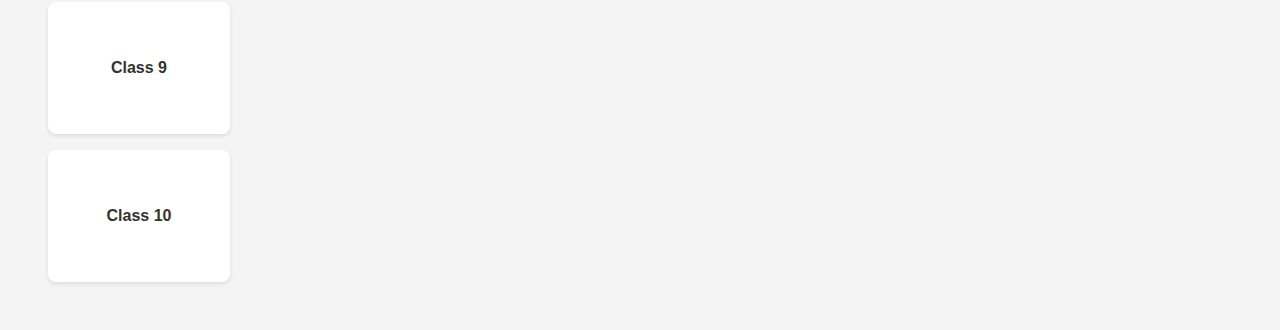
<file: attendence.html>
<!DOCTYPE html>
<html lang="en">
<head>
  <meta charset="UTF-8">
  <meta name="viewport" content="width=device-width, initial-scale=1.0">
  <title>Manage Attendance</title>
  <style>
    body {
      font-family: Arial, sans-serif;
      margin: 0;
      padding: 0;
      background-color: #f4f4f4;
    }

    .container {
      padding: 2rem;
      text-align: center;
    }

    h1 {
      color: #ff4d4d;
      margin-bottom: 2rem;
    }

    .class-box {
      display: inline-block;
      width: 150px;
      height: 100px;
      margin: 1rem;
      padding: 1rem;
      background-color: #fff;
      border-radius: 8px;
      box-shadow: 0 2px 4px rgba(0, 0, 0, 0.1);
      cursor: pointer;
      display: flex;
      align-items: center;
      justify-content: center;
      text-decoration: none;
      color: #333;
      font-weight: bold;
    }

    .class-box:hover {
      background-color: #ffe6e6;
    }
  </style>
</head>
<body>
  <div class="container">
    <h1>Manage Attendance</h1>
    <a href="class1.html" class="class-box">Nursery</a>
    <a href="class2.html" class="class-box">KG</a>
    <a href="class3.html" class="class-box">Class 1</a>
    <a href="class4.html" class="class-box">Class 2</a>
    <a href="class5.html" class="class-box">Class 3</a>
    <a href="class6.html" class="class-box">Class 4</a>
    <a href="class7.html" class="class-box">Class 5</a>
    <a href="class8.html" class="class-box">Class 6</a>
    <a href="class9.html" class="class-box">Class 7</a>
    <a href="class10.html" class="class-box">Class 8</a>
    <a href="class11.html" class="class-box">Class 9</a>
    <a href="class12.html" class="class-box">Class 10</a>
  </div>
</body>
</html>
</file>
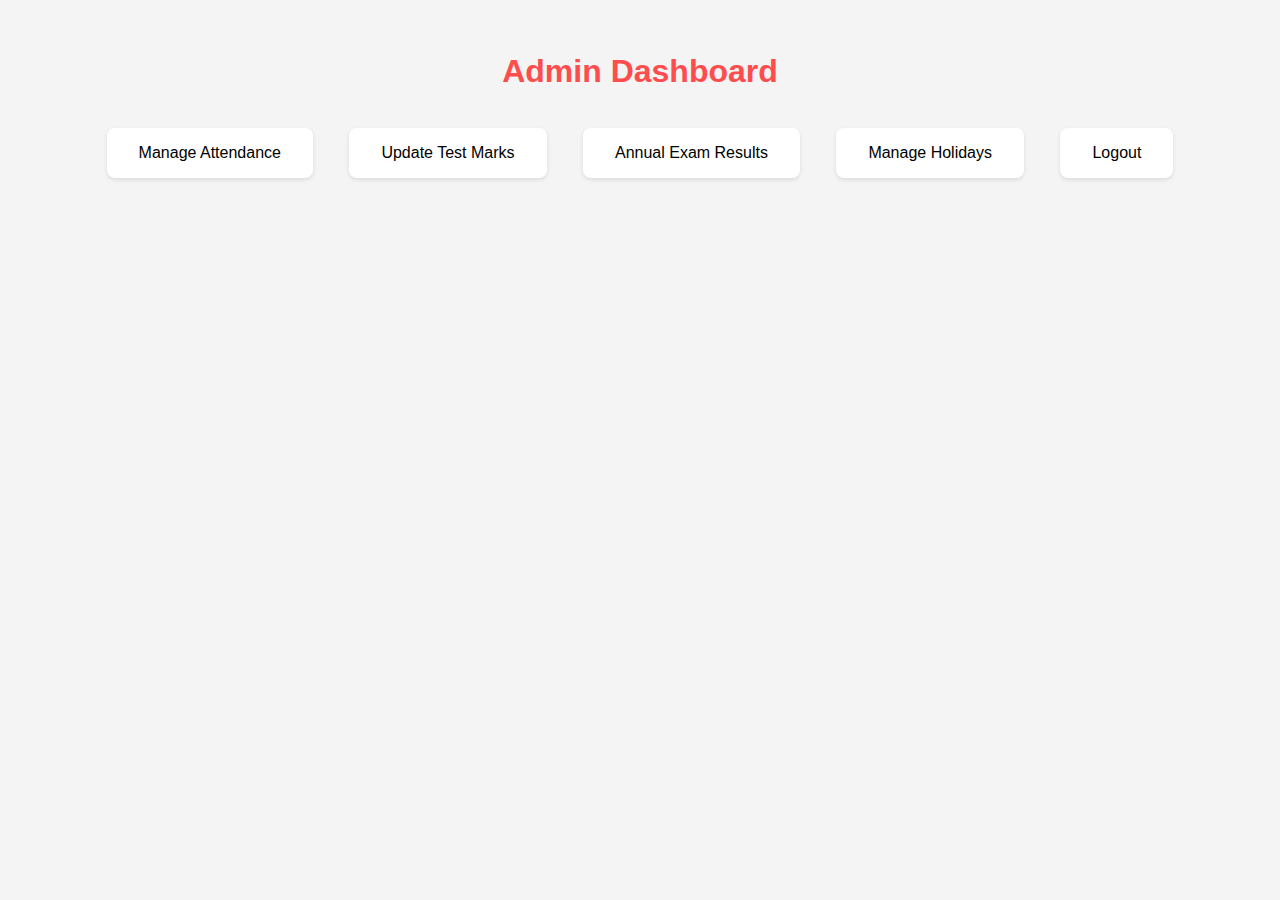
<file: dashboard.html>
<!DOCTYPE html>
<html lang="en">
<head>
  <meta charset="UTF-8">
  <meta name="viewport" content="width=device-width, initial-scale=1.0">
  <title>Admin Dashboard</title>
  <style>
    body {
      font-family: Arial, sans-serif;
      margin: 0;
      padding: 0;
      background-color: #f4f4f4;
    }

    .container {
      padding: 2rem;
      text-align: center;
    }

    h1 {
      color: #ff4d4d;
    }

    .box {
      display: inline-block;
      margin: 1rem;
      padding: 1rem 2rem;
      background-color: #fff;
      border-radius: 8px;
      box-shadow: 0 2px 4px rgba(0, 0, 0, 0.1);
      cursor: pointer;
      text-decoration: none;
      color: black;
    }

    .box:hover {
      background-color: #ffe6e6;
    }

    @media (max-width: 600px) {
      .box {
        display: block;
        width: 80%;
        margin: 1rem auto;
      }
    }
  </style>
</head>
<body>
  <div class="container">
    <h1>Admin Dashboard</h1>
      <a href="attendence.html" class="box">Manage Attendance</a>
    <a href="update-test-marks.html" class="box">Update Test Marks</a>
    <a href="annual-exam-results.html" class="box">Annual Exam Results</a>
    <a href="manage-holidays.html" class="box">Manage Holidays</a>
    <a href="logout.html" class="box">Logout</a>
  </div>
</body>
</html>
</file>
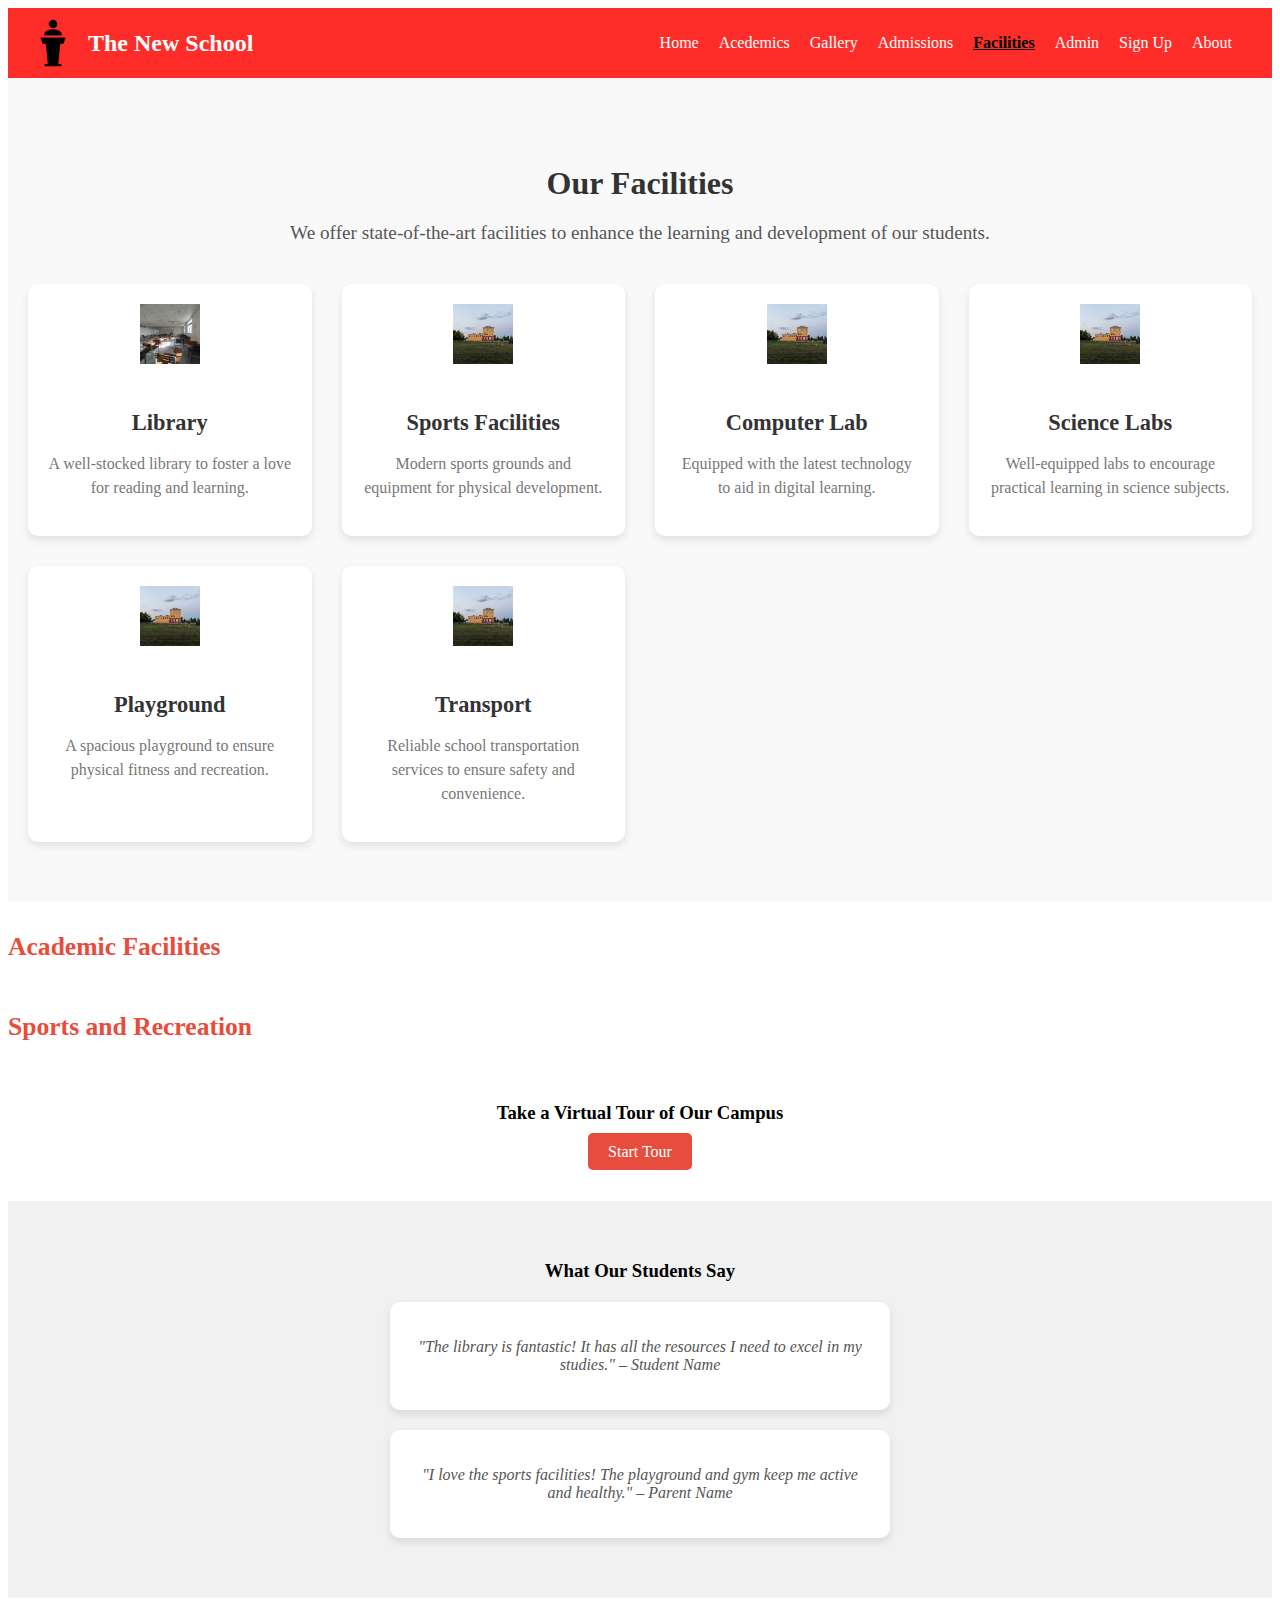
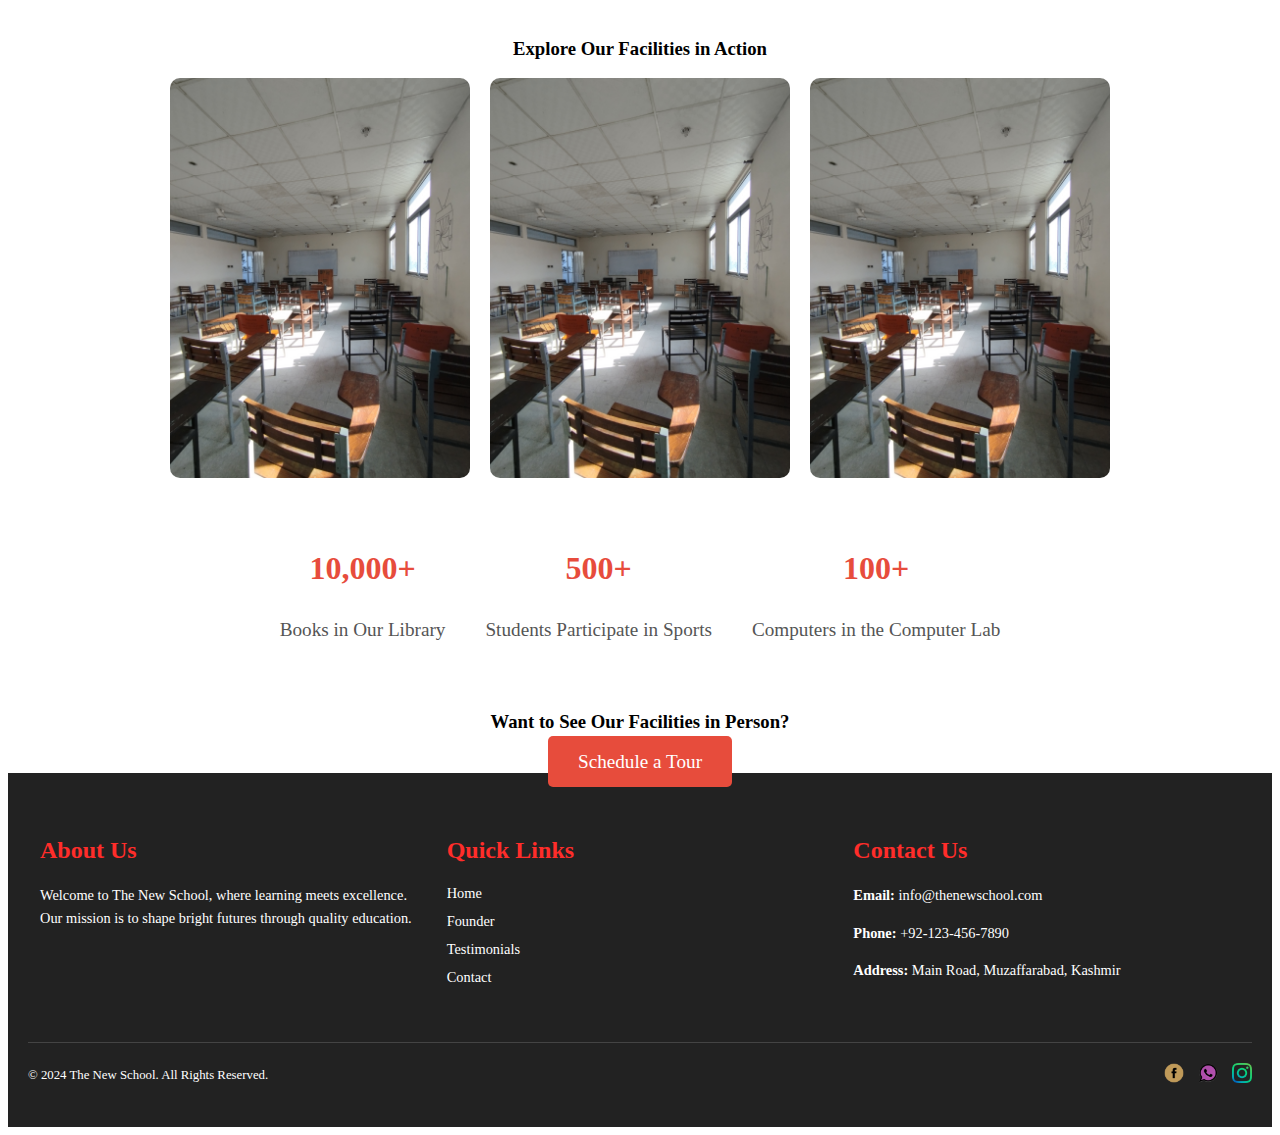
<file: facilities.html>
<!DOCTYPE html>
<html lang="en">
<head>
  <meta charset="UTF-8">
  <meta name="viewport" content="width=device-width, initial-scale=1.0">
  <title>New School Navbar</title>
  <link rel="stylesheet" href="assets/css/facilities.css">
</head>
<body>
    <!-- Navbar -->
<nav class="navbar">
    <div class="logo">
      
      <img src="assets/images/lgo.png" alt="">  <h3>The New School </h3>
    </div>
    <div class="menu" id="menu">
        <ul>
            <li><a href="index.html">Home</a></li>
            <li><a href="acedemic.html">Acedemics</a></li>
            <li><a href="gallery.html">Gallery</a></li>
            <li><a href="admissions.html">Admissions</a></li>
            <li><a href="facilities.html" class="active">Facilities</a></li>
            <li><a href="admin.html">Admin</a></li>
            <li><a href="sign-up.html">Sign Up</a></li>
            <li><a href="about.html">About</a></li>
        </ul>
    </div>
    <!-- Hamburger icon -->
    <div class="hamburger" id="hamburger">
        <span class="bar"></span>
        <span class="bar"></span>
        <span class="bar"></span>
    </div>
</nav>
<!-- / -->

<section id="facilities" class="facilities">
    <div class="facilities-container">
      <h2 class="facilities-heading">Our Facilities</h2>
      <p class="facilities-description">
        We offer state-of-the-art facilities to enhance the learning and development of our students.
      </p>
  
      <div class="facility-cards">
        <div class="facility-card">
          <img src="assets/images/buil.jpg" alt="Library">
          <h3>Library</h3>
          <p>A well-stocked library to foster a love for reading and learning.</p>
        </div>
  
        <div class="facility-card">
          <img src="assets/images/loh-weytor-1NbsgkrtLag-unsplash.jpg" alt="Sports Facilities">
          <h3>Sports Facilities</h3>
          <p>Modern sports grounds and equipment for physical development.</p>
        </div>
  
        <div class="facility-card">
          <img src="assets/images/loh-weytor-1NbsgkrtLag-unsplash.jpg" alt="Computer Lab">
          <h3>Computer Lab</h3>
          <p>Equipped with the latest technology to aid in digital learning.</p>
        </div>
  
        <div class="facility-card">
          <img src="assets/images/loh-weytor-1NbsgkrtLag-unsplash.jpg" alt="Science Labs">
          <h3>Science Labs</h3>
          <p>Well-equipped labs to encourage practical learning in science subjects.</p>
        </div>
  
        <div class="facility-card">
          <img src="assets/images/loh-weytor-1NbsgkrtLag-unsplash.jpg" alt="Playground">
          <h3>Playground</h3>
          <p>A spacious playground to ensure physical fitness and recreation.</p>
        </div>
  
        <div class="facility-card">
          <img src="assets/images/loh-weytor-1NbsgkrtLag-unsplash.jpg" alt="Transport">
          <h3>Transport</h3>
          <p>Reliable school transportation services to ensure safety and convenience.</p>
        </div>
      </div>
    </div>
  </section>
  
  <h3 class="facility-category">Academic Facilities</h3>
<div class="facility-cards">
    <!-- Cards for academic-related facilities -->
</div>

<h3 class="facility-category">Sports and Recreation</h3>
<div class="facility-cards">
    <!-- Cards for sports facilities -->
</div>

<div class="virtual-tour">
    <h3>Take a Virtual Tour of Our Campus</h3>
    <a href="virtual-tour-link" target="_blank" class="btn-tour">Start Tour</a>
  </div>

  <section class="testimonials">
    <h3>What Our Students Say</h3>
    <div class="testimonial-card">
      <p>"The library is fantastic! It has all the resources I need to excel in my studies." – Student Name</p>
    </div>
    <div class="testimonial-card">
      <p>"I love the sports facilities! The playground and gym keep me active and healthy." – Parent Name</p>
    </div>
  </section>

  
  <div class="facility-slider">
    <h3>Explore Our Facilities in Action</h3>
    <div class="slider">
      <img src="assets/images/buil.jpg" alt="Library" class="slider-image">
      <img src="assets/images/buil.jpg" alt="Science Lab" class="slider-image">
      <img src="assets/images/buil.jpg" alt="Sports Ground" class="slider-image">
    </div>
  </div>
  
  <div class="facility-stats">
    <div class="stat">
      <h3>10,000+</h3>
      <p>Books in Our Library</p>
    </div>
    <div class="stat">
      <h3>500+</h3>
      <p>Students Participate in Sports</p>
    </div>
    <div class="stat">
      <h3>100+</h3>
      <p>Computers in the Computer Lab</p>
    </div>
  </div>

  <div class="cta-section">
    <h3>Want to See Our Facilities in Person?</h3>
    <a href="schedule-tour-link" class="btn-schedule-tour">Schedule a Tour</a>
  </div>

  <footer class="footer">
    <div class="footer-container">
      <div class="footer-about">
        <h3 class="footer-heading">About Us</h3>
        <p>Welcome to The New School, where learning meets excellence. Our mission is to shape bright futures through quality education.</p>
      </div>
      <div class="footer-links">
        <h3 class="footer-heading">Quick Links</h3>
        <ul>
          <li><a href="#home">Home</a></li>
          <li><a href="#founder">Founder</a></li>
          <li><a href="#testimonials">Testimonials</a></li>
          <li><a href="#contact">Contact</a></li>
        </ul>
      </div>
      <div class="footer-contact">
        <h3 class="footer-heading">Contact Us</h3>
        <p><strong>Email:</strong> info@thenewschool.com</p>
        <p><strong>Phone:</strong> +92-123-456-7890</p>
        <p><strong>Address:</strong> Main Road, Muzaffarabad, Kashmir</p>
      </div>
    </div>
    <div class="footer-bottom">
      <p>&copy; 2024 The New School. All Rights Reserved.</p>
      <div class="footer-socials">
        <a href="#"><img src="assets/images/facebook_icon-icons.com_59205.png" alt="Facebook"></a>
        <a href="#"><img src="assets/images/Whatsapp_37229.png" alt="Twitter"></a>
        <a href="#"><img src="assets/images/Instagram_icon-icons.com_66804.png" alt="Instagram"></a>
      </div>
    </div>
  </footer>













  <script >


        function toggleMenu() {
            const navbarMenu = document.querySelector('.navbar ul');
            navbarMenu.classList.toggle('show');
        }

        // JavaScript to toggle the menu on and off
const hamburger = document.getElementById('hamburger');
const menu = document.getElementById('menu');

hamburger.addEventListener('click', () => {
    menu.classList.toggle('active');
});




    </script>


  </script>
</body>
</html>
</file>
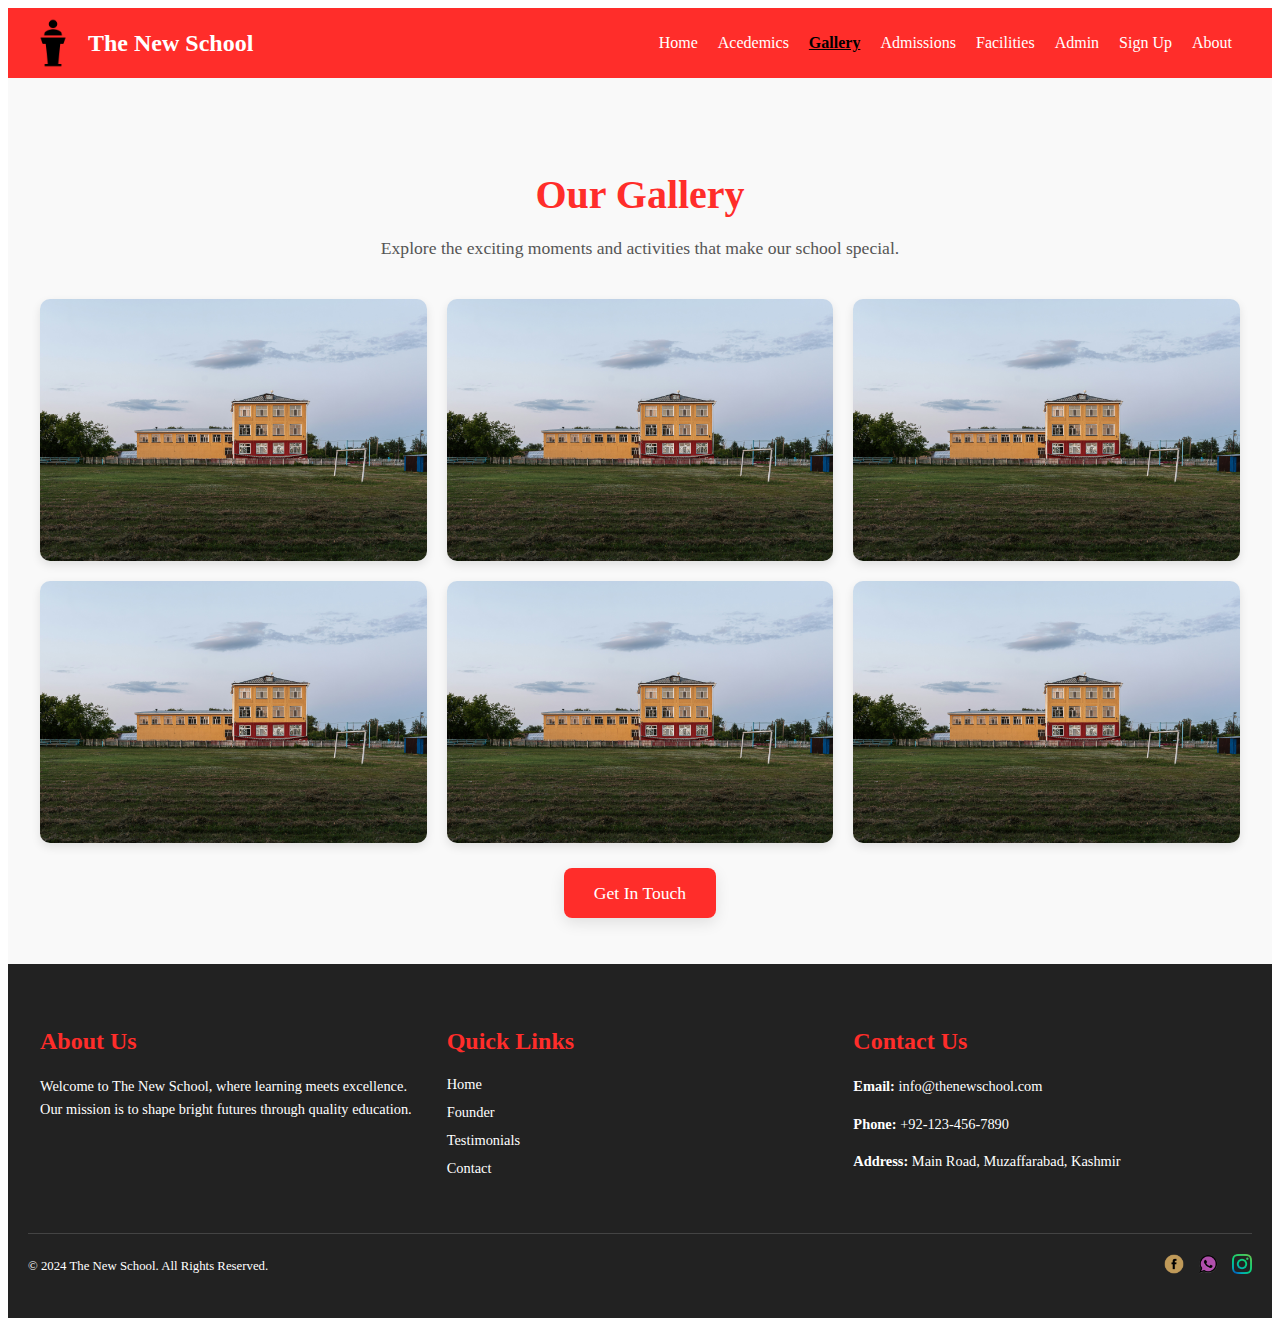
<file: gallery.html>
<!DOCTYPE html>
<html lang="en">
<head>
  <meta charset="UTF-8">
  <meta name="viewport" content="width=device-width, initial-scale=1.0">
  <title>New School Navbar</title>
  <link rel="stylesheet" href="assets/css/gallery.css">
</head>
<body>
    <!-- Navbar -->
<nav class="navbar">
    <div class="logo">
      
      <img src="assets/images/lgo.png" alt="">  <h3>The New School </h3>
    </div>
    <div class="menu" id="menu">
        <ul>
            <li><a href="index.html">Home</a></li>
            <li><a href="acedemic.html">Acedemics</a></li>
            <li><a href="gallery.html" class="active">Gallery</a></li>
            <li><a href="admissions.html">Admissions</a></li>
            <li><a href="facilities.html">Facilities</a></li>
            <li><a href="admin.html">Admin</a></li>
            <li><a href="sign-up.html">Sign Up</a></li>
            <li><a href="about.html">About</a></li>
        </ul>
    </div>
    <!-- Hamburger icon -->
    <div class="hamburger" id="hamburger">
        <span class="bar"></span>
        <span class="bar"></span>
        <span class="bar"></span>
    </div>
</nav>
<!-- / -->

<section id="gallery" class="gallery">
    <div class="gallery-container">
      <h2 class="gallery-heading">Our Gallery</h2>
      <p class="gallery-intro">
        Explore the exciting moments and activities that make our school special.
      </p>
      
      <div class="gallery-grid">
        <div class="gallery-item">
          <img src="assets/images/loh-weytor-1NbsgkrtLag-unsplash.jpg" alt="Classroom Activities" class="gallery-image">
        </div>
        <div class="gallery-item">
          <img src="assets/images/loh-weytor-1NbsgkrtLag-unsplash.jpg" alt="Outdoor Events" class="gallery-image">
        </div>
        <div class="gallery-item">
          <img src="assets/images/loh-weytor-1NbsgkrtLag-unsplash.jpg" alt="Field Trip" class="gallery-image">
        </div>
        <div class="gallery-item">
          <img src="assets/images/loh-weytor-1NbsgkrtLag-unsplash.jpg" alt="Sports Activities" class="gallery-image">
        </div>
        <div class="gallery-item">
          <img src="assets/images/loh-weytor-1NbsgkrtLag-unsplash.jpg" alt="Arts and Crafts" class="gallery-image">
        </div>
        <div class="gallery-item">
          <img src="assets/images/loh-weytor-1NbsgkrtLag-unsplash.jpg" alt="Cultural Events" class="gallery-image">
        </div>
      </div>
  
      <div class="gallery-cta">
        <a href="#contact" class="cta-button">Get In Touch</a>
      </div>
    </div>
  </section>
  
 


  <footer class="footer">
    <div class="footer-container">
      <div class="footer-about">
        <h3 class="footer-heading">About Us</h3>
        <p>Welcome to The New School, where learning meets excellence. Our mission is to shape bright futures through quality education.</p>
      </div>
      <div class="footer-links">
        <h3 class="footer-heading">Quick Links</h3>
        <ul>
          <li><a href="#home">Home</a></li>
          <li><a href="#founder">Founder</a></li>
          <li><a href="#testimonials">Testimonials</a></li>
          <li><a href="#contact">Contact</a></li>
        </ul>
      </div>
      <div class="footer-contact">
        <h3 class="footer-heading">Contact Us</h3>
        <p><strong>Email:</strong> info@thenewschool.com</p>
        <p><strong>Phone:</strong> +92-123-456-7890</p>
        <p><strong>Address:</strong> Main Road, Muzaffarabad, Kashmir</p>
      </div>
    </div>
    <div class="footer-bottom">
      <p>&copy; 2024 The New School. All Rights Reserved.</p>
      <div class="footer-socials">
        <a href="#"><img src="assets/images/facebook_icon-icons.com_59205.png" alt="Facebook"></a>
        <a href="#"><img src="assets/images/Whatsapp_37229.png" alt="Twitter"></a>
        <a href="#"><img src="assets/images/Instagram_icon-icons.com_66804.png" alt="Instagram"></a>
      </div>
    </div>
  </footer>
  














  <script >


        function toggleMenu() {
            const navbarMenu = document.querySelector('.navbar ul');
            navbarMenu.classList.toggle('show');
        }

        // JavaScript to toggle the menu on and off
const hamburger = document.getElementById('hamburger');
const menu = document.getElementById('menu');

hamburger.addEventListener('click', () => {
    menu.classList.toggle('active');
});







    </script>


  </script>
</body>
</html>
</file>
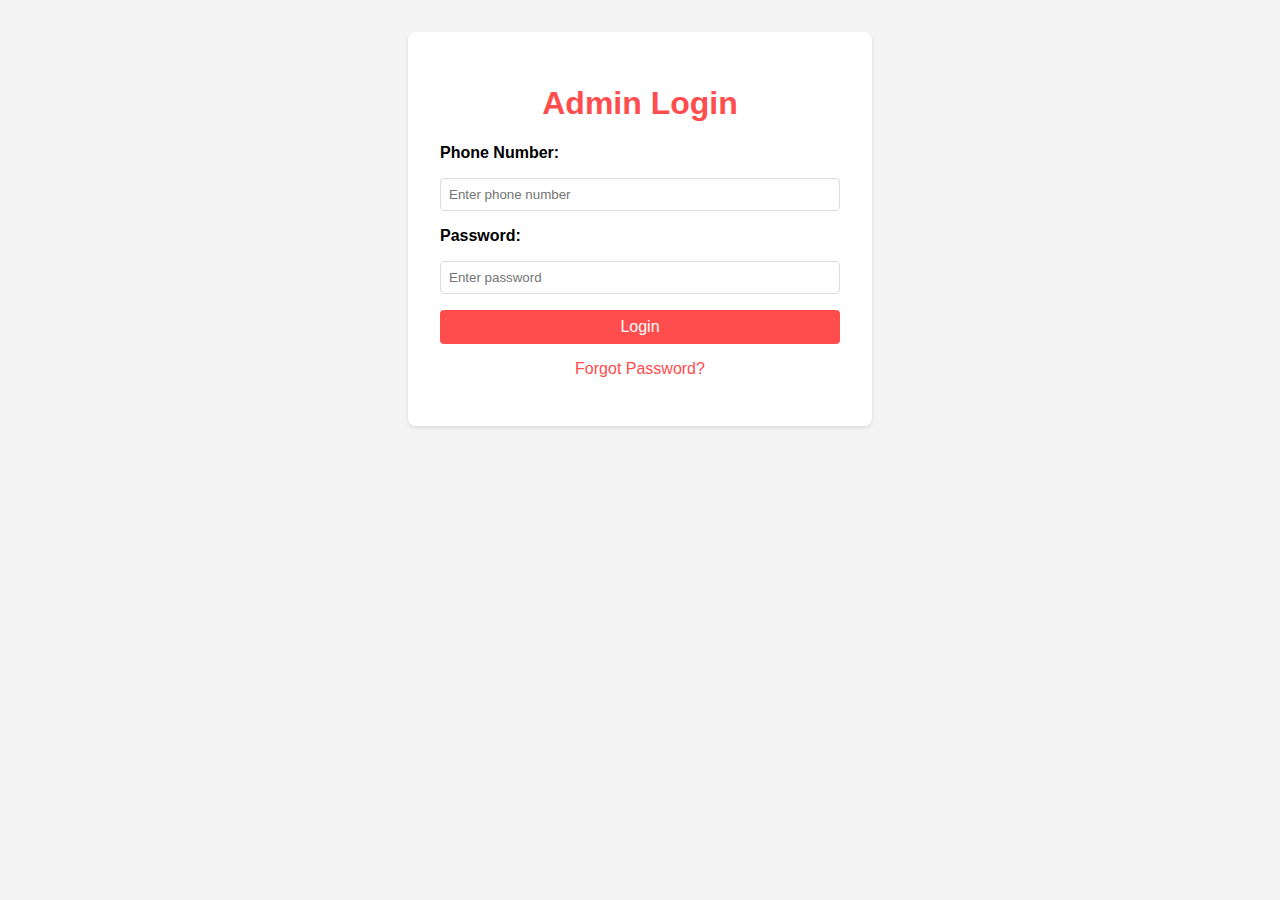
<file: login.html>
<!DOCTYPE html>
<html lang="en">
<head>
  <meta charset="UTF-8">
  <meta name="viewport" content="width=device-width, initial-scale=1.0">
  <title>Admin Login</title>
  <style>
    body {
      font-family: Arial, sans-serif;
      margin: 0;
      padding: 0;
      background-color: #f4f4f4;
    }

    .container {
      max-width: 400px;
      margin: 2rem auto;
      padding: 2rem;
      background-color: #fff;
      border-radius: 8px;
      box-shadow: 0 2px 4px rgba(0, 0, 0, 0.1);
    }

    h1 {
      text-align: center;
      color: #ff4d4d;
    }

    form {
      display: flex;
      flex-direction: column;
      gap: 1rem;
    }

    label {
      font-weight: bold;
    }

    input {
      padding: 0.5rem;
      border: 1px solid #ddd;
      border-radius: 4px;
    }

    button {
      background-color: #ff4d4d;
      color: #fff;
      border: none;
      border-radius: 4px;
      padding: 0.5rem;
      cursor: pointer;
      font-size: 1rem;
    }

    button:hover {
      background-color: #cc0000;
    }

    .link-container {
      text-align: center;
      margin-top: 1rem;
    }

    .link-container a {
      color: #ff4d4d;
      text-decoration: none;
    }

    .link-container a:hover {
      text-decoration: underline;
    }
  </style>
</head>
<body>
  <div class="container">
    <h1>Admin Login</h1>
    <form onsubmit="handleLogin(event)">
      <label for="phone">Phone Number:</label>
      <input type="text" id="phone" name="phone" placeholder="Enter phone number" required>

      <label for="password">Password:</label>
      <input type="password" id="password" name="password" placeholder="Enter password" required>

      <button type="submit">Login</button>
    </form>

    <div class="link-container">
      <p><a href="forgot_password.html">Forgot Password?</a></p>
    </div>
  </div>

  <script>
    function handleLogin(event) {
      event.preventDefault();
      const phone = document.getElementById('phone').value;
      const password = document.getElementById('password').value;

      // Hardcoded admin credentials (replace with server-side verification later)
      const adminPhone = "1234567890";
      const adminPassword = "admin123";

      if (phone === adminPhone && password === adminPassword) {
        alert("Login successful!");
        window.location.href = "dashboard.html"; // Redirect to admin dashboard
      } else {
        alert("Incorrect phone number or password!");
      }
    }
  </script>
</body>
</html>
</file>
<file: assets/css/style.css>
* {
    box-sizing: border-box;
}


/* Navbar Styles */
.logo {
  display: flex; /* Use Flexbox */
  align-items: center; /* Vertically center the items */
  gap: 10px; /* Add some spacing between the image and the text */
}

.logo img {
  max-width: 50px; /* Adjust the size as needed */
  height: auto; /* Maintain aspect ratio */
  border-radius: 5px; /* Optional: Add rounded corners */
  
}

.logo h3 {
  font-size: 1.2rem; /* Adjust text size for responsiveness */
  margin: 0;
}


.navbar {
    display: flex;
    justify-content: space-between;
    align-items: center;
    background-color: #ff2d2a; /* Sky blue color */
    padding: 10px 20px;
}

.navbar .logo h3 {
    color: #ffffff;
    margin: 0;
    font-size: 1.5rem;
}

.navbar .menu ul {
    list-style-type: none;
    padding: 0;
    margin: 0;
    display: flex;
}

.navbar .menu ul li {
    margin-right: 20px;
}

.navbar .menu ul li a {
    color: #ffffff;
    text-decoration: none;
    font-size: 1rem;
}

.navbar .hamburger {
    display: none; /* Hidden by default */
    cursor: pointer;
    flex-direction: column;
    gap: 5px;
}

.navbar .hamburger .bar {
    width: 30px;
    height: 4px;
    background-color: #ffffff;
    border-radius: 2px;
}

/* Mobile View */
@media (max-width: 768px) {
    .navbar .menu {
        display: none; /* Hide the menu by default */
        position: absolute;
        top: 60px;
        left: 0;
        right: 0;
        background-color: #ff2d2a;
        text-align: center;
        line-height: 3.5rem;
    }

    .navbar .menu ul {
        flex-direction: column;
        margin-top: 10px;
    }

    .navbar .menu ul li {
        margin-bottom: 10px;
    }

    .navbar .hamburger {
        display: flex; /* Show hamburger icon */
    }

    .navbar .menu.active {
        display: block; /* Show menu when active */
    }
}


/* General Reset */
* {
    margin: 0;
    padding: 0;
    box-sizing: border-box;
  }
  
  body {
    font-family: Arial, sans-serif;
    line-height: 1.6;
  }
  
  /* Home Section */
  .home {
    display: flex;
    justify-content: space-between;
    align-items: center;
    padding: 20px;
    background-color: #fff;
    color: #000;
  }
  
  /* Content Styling */
  .home-content {
    flex: 1;
    padding: 20px;
  }
  
  .home-content h1 {
    font-size: 2.5rem;
    color: #ff2d2a;
  }
  
  .home-content h1 span {
    color: #000;
    font-weight: bold;
  }
  
  .home-content p {
    margin: 20px 0;
    font-size: 1rem;
    color: #333;
  }
  
  .home-content .btn {
    display: inline-block;
    padding: 10px 20px;
    background-color: #ff2d2a;
    color: #fff;
    text-decoration: none;
    font-size: 1rem;
    border-radius: 5px;
    transition: background 0.3s;
  }
  
  .home-content .btn:hover {
    background-color: #333;
  }
  
  /* Image Styling */
  .home-image {
    flex: 1;
    text-align: center;
  }
  
  .home-image img {
    max-width: 100%;
    height: auto;
    border-radius: 10px;
  }
  
  /* Mobile Responsiveness */
  @media (max-width: 768px) {
    .home {
      flex-direction: column;
      text-align: center;
    }
  
    .home-content {
      padding: 10px;
    }
  
    .home-content h1 {
      font-size: 2rem;
    }
  
    .home-content p {
      font-size: 0.9rem;
    }
  
    .home-content .btn {
      font-size: 0.9rem;
    }
  
    .home-image img {
      width: 90%; /* Shrink image size on smaller devices */
    }
  }

  
  /* Features Section */
.features {
    text-align: center;
    padding: 50px 20px;
    background-color: #f9f9f9;
    color: #000;
  }
  
  .features h2 {
    font-size: 2rem;
    color: #ff2d2a;
    margin-bottom: 20px;
  }
  
  .features-container {
    display: flex;
    justify-content: space-between;
    gap: 20px;
    flex-wrap: wrap; /* Ensures wrapping on smaller screens */
  }
  
  .feature-box {
    flex: 1;
    max-width: 300px; /* Restricts width for consistent design */
    background-color: #fff;
    padding: 20px;
    border-radius: 10px;
    box-shadow: 0 4px 6px rgba(0, 0, 0, 0.1);
    text-align: center;
    transition: transform 0.3s;
  }
  
  .feature-box:hover {
    transform: translateY(-10px); /* Subtle hover effect */
  }
  
  .feature-box img {
    max-width: 80px;
    margin-bottom: 15px;
  }
  
  .feature-box h3 {
    font-size: 1.2rem;
    color: #333;
    margin-bottom: 10px;
  }
  
  .feature-box p {
    font-size: 0.9rem;
    color: #555;
  }
  
  /* Responsive Design */
  @media (max-width: 768px) {
    .features-container {
      flex-direction: column;
      align-items: center;
    }
  
    .feature-box {
      max-width: 100%;
      margin-bottom: 20px;
    }
  }

  /* Testimonials Section */
.testimonials {
    text-align: center;
    padding: 50px 20px;
    background-color: #ffffff;
    color: #333;
  }
  
  .testimonials h2 {
    font-size: 2rem;
    color: #ff2d2a;
    margin-bottom: 30px;
  }
  
  .testimonial-container {
    display: flex;
    justify-content: center;
    gap: 20px;
    flex-wrap: wrap; /* Ensures wrapping for smaller screens */
  }
  
  .testimonial-box {
    flex: 1;
    max-width: 300px;
    padding: 20px;
    background-color: #f9f9f9;
    border-radius: 10px;
    box-shadow: 0 4px 6px rgba(0, 0, 0, 0.1);
    text-align: left;
    position: relative;
  }
  
  .testimonial-box::before {
    content: "“";
    font-size: 3rem;
    color: #ff2d2a;
    position: absolute;
    top: -20px;
    left: 20px;
  }
  
  .testimonial-box p {
    font-size: 1rem;
    color: #555;
    margin-bottom: 15px;
  }
  
  .testimonial-box h4 {
    font-size: 1rem;
    color: #333;
    text-align: right;
    font-weight: bold;
  }
  
  /* Responsive Design */
  @media (max-width: 768px) {
    .testimonial-container {
      flex-direction: column;
      align-items: center;
    }
  
    .testimonial-box {
      max-width: 100%;
      margin-bottom: 20px;
    }
  }

  /* Founder Section */
.founder {
    text-align: center;
    padding: 50px 20px;
    background-color: #f9f9f9; /* Light background for contrast */
  }
  
  .founder-container {
    max-width: 800px;
    margin: 0 auto;
  }
  
  .founder-image img {
    width: 40vh;
    height: 40vh;
    object-fit: cover;
    border-radius: 50%; /* Circular image */
    border: 3px solid none; /* Red border */
  }
  
  .founder-heading {
    font-size: 2.5rem;
    color: #ff2d2a; /* Red color for heading */
    margin: 20px 0 10px;
  }
  
  .founder-description {
    font-size: 1rem;
    color: #555;
    line-height: 1.6;
    padding: 0 20px;
  }
  
  /* Responsive Design */
  @media (max-width: 768px) {
    .founder-heading {
      font-size: 2rem;
    }
  
    .founder-description {
      font-size: 0.9rem;
    }
  }
  
  /* Achievements Section */
.achievements {
    text-align: center;
    padding: 60px 20px;
    background-color: #ffffff; /* White background */
  }
  
  .achievements-container {
    max-width: 1200px;
    margin: 0 auto;
  }
  
  .achievements-heading {
    font-size: 2.5rem;
    color: #ff2d2a; /* Red color for heading */
    margin-bottom: 40px;
  }
  
  .achievements-cards {
    display: grid;
    grid-template-columns: repeat(auto-fit, minmax(200px, 1fr));
    gap: 20px;
  }
  
  .achievement-card {
    background-color: #f9f9f9;
    padding: 20px;
    border-radius: 10px;
    box-shadow: 0 4px 6px rgba(0, 0, 0, 0.1);
    transition: transform 0.3s ease;
  }
  
  .achievement-card:hover {
    transform: translateY(-10px);
  }
  
  .achievement-icon {
    font-size: 3rem;
    color: #ff2d2a; /* Red icon color */
    margin-bottom: 10px;
  }
  
  .achievement-number {
    font-size: 2rem;
    color: #333333;
    margin: 10px 0;
  }
  
  .achievement-description {
    font-size: 1rem;
    color: #555555;
  }
  
  /* Responsive Design */
  @media (max-width: 768px) {
    .achievements-heading {
      font-size: 2rem;
    }
  
    .achievement-card {
      padding: 15px;
    }
  
    .achievement-icon {
      font-size: 2.5rem;
    }
  
    .achievement-number {
      font-size: 1.8rem;
    }
  
    .achievement-description {
      font-size: 0.9rem;
    }
  }

  /* Testimonials Section */
.testimonials {
    padding: 60px 20px;
    background-color: #f7f7f7; /* Light gray background */
    text-align: center;
  }
  
  .testimonials-container {
    max-width: 1200px;
    margin: 0 auto;
  }
  
  .testimonials-heading {
    font-size: 2.5rem;
    color: #ff2d2a; /* Red heading color */
    margin-bottom: 40px;
  }
  
  .testimonials-cards {
    display: grid;
    grid-template-columns: repeat(auto-fit, minmax(300px, 1fr));
    gap: 20px;
  }
  
  .testimonial-card {
    background-color: #ffffff;
    padding: 20px;
    border-radius: 10px;
    box-shadow: 0 4px 6px rgba(0, 0, 0, 0.1);
    transition: transform 0.3s ease;
  }
  
  .testimonial-card:hover {
    transform: translateY(-10px);
  }
  
  .testimonial-text {
    font-size: 1rem;
    color: #555555;
    margin-bottom: 20px;
    line-height: 1.6;
  }
  
  .testimonial-author {
    display: flex;
    align-items: center;
    gap: 10px;
  }
  
  .testimonial-img {
    width: 60px;
    height: 60px;
    border-radius: 50%;
    object-fit: cover;
    border: 2px solid #ff2d2a;
  }
  
  .testimonial-name {
    font-size: 1.2rem;
    color: #333333;
    margin: 0;
  }
  
  .testimonial-role {
    font-size: 0.9rem;
    color: #777777;
  }
  
  /* Responsive Design */
  @media (max-width: 768px) {
    .testimonials-heading {
      font-size: 2rem;
    }
  
    .testimonial-card {
      padding: 15px;
    }
  
    .testimonial-text {
      font-size: 0.9rem;
    }
  
    .testimonial-name {
      font-size: 1rem;
    }
  
    .testimonial-role {
      font-size: 0.8rem;
    }
  }

  /* Footer Section */
.footer {
    background-color: #222222;
    color: #ffffff;
    padding: 40px 20px;
  }
  
  .footer-container {
    display: flex;
    flex-wrap: wrap;
    justify-content: space-between;
    gap: 20px;
    max-width: 1200px;
    margin: 0 auto;
  }
  
  .footer-about,
  .footer-links,
  .footer-contact {
    flex: 1 1 calc(33.333% - 20px);
    min-width: 250px;
  }
  
  .footer-heading {
    font-size: 1.5rem;
    color: #ff2d2a;
    margin-bottom: 20px;
  }
  
  .footer-about p,
  .footer-contact p {
    font-size: 0.9rem;
    line-height: 1.6;
  }
  
  .footer-links ul {
    list-style: none;
    padding: 0;
  }
  
  .footer-links li {
    margin-bottom: 10px;
  }
  
  .footer-links a {
    color: #ffffff;
    text-decoration: none;
    font-size: 0.9rem;
    transition: color 0.3s ease;
  }
  
  .footer-links a:hover {
    color: #ff2d2a;
  }
  
  .footer-bottom {
    display: flex;
    justify-content: space-between;
    align-items: center;
    margin-top: 40px;
    border-top: 1px solid #444444;
    padding-top: 20px;
    flex-wrap: wrap;
  }
  
  .footer-bottom p {
    font-size: 0.8rem;
    margin: 0;
  }
  
  .footer-socials a {
    margin-left: 10px;
    display: inline-block;
  }
  
  .footer-socials img {
    width: 20px;
    height: 20px;
    filter: invert(1);
    transition: transform 0.3s ease;
  }
  
  .footer-socials a:hover img {
    transform: scale(1.2);
  }
  
  /* Responsive Design */
  @media (max-width: 768px) {
    .footer-container {
      flex-direction: column;
      align-items: center;
    }
  
    .footer-bottom {
      flex-direction: column;
      text-align: center;
    }
  
    .footer-socials {
      margin-top: 10px;
    }
  }
</file>
<file: assets/css/about.css>
* {
    box-sizing: border-box;
}


/* Navbar Styles */
.logo {
  display: flex; /* Use Flexbox */
  align-items: center; /* Vertically center the items */
  gap: 10px; /* Add some spacing between the image and the text */
}

.logo img {
  max-width: 50px; /* Adjust the size as needed */
  height: auto; /* Maintain aspect ratio */
  border-radius: 5px; /* Optional: Add rounded corners */
  
}

.logo h3 {
  font-size: 1.2rem; /* Adjust text size for responsiveness */
  margin: 0;
}


.navbar {
    display: flex;
    justify-content: space-between;
    align-items: center;
    background-color: #ff2d2a; /* Sky blue color */
    padding: 10px 20px;
}

.navbar .logo h3 {
    color: #ffffff;
    margin: 0;
    font-size: 1.5rem;
}

.navbar .menu ul {
    list-style-type: none;
    padding: 0;
    margin: 0;
    display: flex;
}

.navbar .menu ul li {
    margin-right: 20px;
}

.navbar .menu ul li a {
    color: #ffffff;
    text-decoration: none;
    font-size: 1rem;
}

.navbar .hamburger {
    display: none; /* Hidden by default */
    cursor: pointer;
    flex-direction: column;
    gap: 5px;
}

.navbar .hamburger .bar {
    width: 30px;
    height: 4px;
    background-color: #ffffff;
    border-radius: 2px;
}

/* Mobile View */
@media (max-width: 768px) {
    .navbar .menu {
        display: none; /* Hide the menu by default */
        position: absolute;
        top: 60px;
        left: 0;
        right: 0;
        background-color: #ff2d2a;
        text-align: center;
        line-height: 3.5rem;
    }

    .navbar .menu ul {
        flex-direction: column;
        margin-top: 10px;
    }

    .navbar .menu ul li {
        margin-bottom: 10px;
    }

    .navbar .hamburger {
        display: flex; /* Show hamburger icon */
    }

    .navbar .menu.active {
        display: block; /* Show menu when active */
    }
}


.navbar .menu ul li a.active {
    color: rgb(0, 0, 0); /* Visible on mobile */
    font-weight: bolder;
    text-decoration: underline;
}
.about {
    padding: 60px 20px;
    background-color: #f9f9f9;
  }
  
  .about-container {
    display: flex;
    flex-wrap: wrap;
    align-items: center;
    justify-content: center;
    gap: 30px;
    max-width: 1200px;
    margin: 0 auto;
  }
  
  .about-image {
    flex: 1 1 40%;
    text-align: center;
  }
  
  .about-image img {
    width: 100%;
    max-width: 400px;
    border-radius: 10px;
    box-shadow: 0 4px 8px rgba(0, 0, 0, 0.1);
  }
  
  .about-content {
    flex: 1 1 50%;
    text-align: left;
  }
  
  .about-content h2 {
    font-size: 2rem;
    color: #e74c3c;
    margin-bottom: 20px;
  }
  
  .about-content p {
    font-size: 1rem;
    color: #555;
    line-height: 1.6;
    margin-bottom: 15px;
  }
  
  .btn-learn-more {
    display: inline-block;
    background-color: #e74c3c;
    color: white;
    padding: 10px 20px;
    text-decoration: none;
    border-radius: 5px;
    font-size: 1rem;
    transition: background-color 0.3s ease;
  }
  
  .btn-learn-more:hover {
    background-color: #c0392b;
  }
  /* Footer Section */
  .footer {
    background-color: #222222;
    color: #ffffff;
    padding: 40px 20px;
  }
  
  .footer-container {
    display: flex;
    flex-wrap: wrap;
    justify-content: space-between;
    gap: 20px;
    max-width: 1200px;
    margin: 0 auto;
  }
  
  .footer-about,
  .footer-links,
  .footer-contact {
    flex: 1 1 calc(33.333% - 20px);
    min-width: 250px;
  }
  
  .footer-heading {
    font-size: 1.5rem;
    color: #ff2d2a;
    margin-bottom: 20px;
  }
  
  .footer-about p,
  .footer-contact p {
    font-size: 0.9rem;
    line-height: 1.6;
  }
  
  .footer-links ul {
    list-style: none;
    padding: 0;
  }
  
  .footer-links li {
    margin-bottom: 10px;
  }
  
  .footer-links a {
    color: #ffffff;
    text-decoration: none;
    font-size: 0.9rem;
    transition: color 0.3s ease;
  }
  
  .footer-links a:hover {
    color: #ff2d2a;
  }
  
  .footer-bottom {
    display: flex;
    justify-content: space-between;
    align-items: center;
    margin-top: 40px;
    border-top: 1px solid #444444;
    padding-top: 20px;
    flex-wrap: wrap;
  }
  
  .footer-bottom p {
    font-size: 0.8rem;
    margin: 0;
  }
  
  .footer-socials a {
    margin-left: 10px;
    display: inline-block;
  }
  
  .footer-socials img {
    width: 20px;
    height: 20px;
    filter: invert(1);
    transition: transform 0.3s ease;
  }
  
  .footer-socials a:hover img {
    transform: scale(1.2);
  }
  
  /* Responsive Design */
  @media (max-width: 768px) {
    .footer-container {
      flex-direction: column;
      align-items: center;
    }
  
    .footer-bottom {
      flex-direction: column;
      text-align: center;
    }
  
    .footer-socials {
      margin-top: 10px;
    }
  }
</file>
<file: assets/css/academics.css>
* {
    box-sizing: border-box;
}


/* Navbar Styles */
.logo {
  display: flex; /* Use Flexbox */
  align-items: center; /* Vertically center the items */
  gap: 10px; /* Add some spacing between the image and the text */
}

.logo img {
  max-width: 50px; /* Adjust the size as needed */
  height: auto; /* Maintain aspect ratio */
  border-radius: 5px; /* Optional: Add rounded corners */
  
}

.logo h3 {
  font-size: 1.2rem; /* Adjust text size for responsiveness */
  margin: 0;
}


.navbar {
    display: flex;
    justify-content: space-between;
    align-items: center;
    background-color: #ff2d2a; /* Sky blue color */
    padding: 10px 20px;
}

.navbar .logo h3 {
    color: #ffffff;
    margin: 0;
    font-size: 1.5rem;
}

.navbar .menu ul {
    list-style-type: none;
    padding: 0;
    margin: 0;
    display: flex;
}

.navbar .menu ul li {
    margin-right: 20px;
}

.navbar .menu ul li a {
    color: #ffffff;
    text-decoration: none;
    font-size: 1rem;
}

.navbar .hamburger {
    display: none; /* Hidden by default */
    cursor: pointer;
    flex-direction: column;
    gap: 5px;
}

.navbar .hamburger .bar {
    width: 30px;
    height: 4px;
    background-color: #ffffff;
    border-radius: 2px;
}

/* Mobile View */
@media (max-width: 768px) {
    .navbar .menu {
        display: none; /* Hide the menu by default */
        position: absolute;
        top: 60px;
        left: 0;
        right: 0;
        background-color: #ff2d2a;
        text-align: center;
        line-height: 3.5rem;
        z-index: 99;
    }

    .navbar .menu ul {
        flex-direction: column;
        margin-top: 10px;
    }

    .navbar .menu ul li {
        margin-bottom: 10px;
    }

    .navbar .hamburger {
        display: flex; /* Show hamburger icon */
    }

    .navbar .menu.active {
        display: block; /* Show menu when active */
    }
}


.navbar .menu ul li a.active {
    color: rgb(0, 0, 0); /* Visible on mobile */
    font-weight: bolder;
    text-decoration: underline;
}

/* Academic Section */
.academics {
    padding: 60px 20px;
    background-color: #f9f9f9;
    text-align: center;
  }
  
  .academics-container {
    max-width: 1200px;
    margin: 0 auto;
  }
  
  .academics-heading {
    font-size: 2rem;
    color: #ff2d2a;
    margin-bottom: 10px;
  }
  
  .academics-intro {
    font-size: 1rem;
    color: #555555;
    margin-bottom: 40px;
    line-height: 1.6;
  }
  
  .academic-programs {
    display: flex;
    flex-wrap: wrap;
    gap: 20px;
    justify-content: center;
  }
  
  .program-card {
    background-color: #ffffff;
    box-shadow: 0 4px 8px rgba(0, 0, 0, 0.1);
    border-radius: 8px;
    padding: 20px;
    text-align: left;
    flex: 1 1 calc(30% - 20px);
    max-width: 30%;
    transition: transform 0.3s ease;
  }
  
  .program-card:hover {
    transform: translateY(-5px);
  }
  
  .program-card h3 {
    font-size: 1.5rem;
    color: #ff2d2a;
    margin-bottom: 10px;
  }
  
  .program-card p {
    font-size: 0.9rem;
    color: #555555;
    line-height: 1.6;
  }
  
  .academic-achievements {
    margin-top: 40px;
  }
  
  .academic-achievements h3 {
    font-size: 1.5rem;
    color: #ff2d2a;
    margin-bottom: 10px;
  }
  
  .academic-achievements p {
    font-size: 1rem;
    color: #333333;
  }
  
  .academic-cta {
    margin-top: 30px;
  }
  
  .cta-button {
    display: inline-block;
    background-color: #ff2d2a;
    color: #ffffff;
    padding: 10px 20px;
    text-decoration: none;
    border-radius: 5px;
    font-size: 1rem;
    transition: background-color 0.3s ease;
  }
  
  .cta-button:hover {
    background-color: #cc2420;
  }
  
  /* Responsive Design */
  @media (max-width: 768px) {
    .academic-programs {
      flex-direction: column;
      align-items: center;
    }
  
    .program-card {
      max-width: 90%;
    }
  }

  /* Additional Styles for Testimonials, Curriculum, Video Section */

/* Testimonials */
.testimonials {
    margin-top: 50px;
  }
  
  .testimonials h3 {
    font-size: 1.5rem;
    color: #ff2d2a;
    margin-bottom: 20px;
  }
  
  .testimonial {
    background-color: #ffffff;
    box-shadow: 0 4px 8px rgba(0, 0, 0, 0.1);
    padding: 20px;
    margin-bottom: 20px;
    border-radius: 8px;
  }
  
  .testimonial p {
    font-size: 1rem;
    color: #555555;
    line-height: 1.6;
  }
  
  .testimonial p:first-child {
    font-weight: bold;
  }
  
  /* Curriculum Overview */
  .curriculum-overview {
    margin-top: 40px;
  }
  
  .curriculum-overview h3 {
    font-size: 1.5rem;
    color: #ff2d2a;
    margin-bottom: 10px;
  }
  
  .curriculum-overview p {
    font-size: 1rem;
    color: #333333;
    line-height: 1.6;
  }
  
  /* Video Section */
  .video-section {
    margin-top: 50px;
  }
  
  .video-section iframe {
    width: 100%;
    max-width: 800px;
    height: 450px;
    border: none;
  }
  
  /* Responsive Design Updates */
  @media (max-width: 768px) {
    .academic-programs {
      flex-direction: column;
      align-items: center;
    }
  
    .program-card {
      max-width: 90%;
    }
  
    .video-section iframe {
      width: 100%;
      max-width: 100%;
      height: auto;
    }
  }

    /* Footer Section */
.footer {
    background-color: #222222;
    color: #ffffff;
    padding: 40px 20px;
  }
  
  .footer-container {
    display: flex;
    flex-wrap: wrap;
    justify-content: space-between;
    gap: 20px;
    max-width: 1200px;
    margin: 0 auto;
  }
  
  .footer-about,
  .footer-links,
  .footer-contact {
    flex: 1 1 calc(33.333% - 20px);
    min-width: 250px;
  }
  
  .footer-heading {
    font-size: 1.5rem;
    color: #ff2d2a;
    margin-bottom: 20px;
  }
  
  .footer-about p,
  .footer-contact p {
    font-size: 0.9rem;
    line-height: 1.6;
  }
  
  .footer-links ul {
    list-style: none;
    padding: 0;
  }
  
  .footer-links li {
    margin-bottom: 10px;
  }
  
  .footer-links a {
    color: #ffffff;
    text-decoration: none;
    font-size: 0.9rem;
    transition: color 0.3s ease;
  }
  
  .footer-links a:hover {
    color: #ff2d2a;
  }
  
  .footer-bottom {
    display: flex;
    justify-content: space-between;
    align-items: center;
    margin-top: 40px;
    border-top: 1px solid #444444;
    padding-top: 20px;
    flex-wrap: wrap;
  }
  
  .footer-bottom p {
    font-size: 0.8rem;
    margin: 0;
  }
  
  .footer-socials a {
    margin-left: 10px;
    display: inline-block;
  }
  
  .footer-socials img {
    width: 20px;
    height: 20px;
    filter: invert(1);
    transition: transform 0.3s ease;
  }
  
  .footer-socials a:hover img {
    transform: scale(1.2);
  }
  
  /* Responsive Design */
  @media (max-width: 768px) {
    .footer-container {
      flex-direction: column;
      align-items: center;
    }
  
    .footer-bottom {
      flex-direction: column;
      text-align: center;
    }
  
    .footer-socials {
      margin-top: 10px;
    }
  }
</file>
<file: assets/css/admissions.css>
* {
    box-sizing: border-box;
}


/* Navbar Styles */
.logo {
  display: flex; /* Use Flexbox */
  align-items: center; /* Vertically center the items */
  gap: 10px; /* Add some spacing between the image and the text */
}

.logo img {
  max-width: 50px; /* Adjust the size as needed */
  height: auto; /* Maintain aspect ratio */
  border-radius: 5px; /* Optional: Add rounded corners */
  
}

.logo h3 {
  font-size: 1.2rem; /* Adjust text size for responsiveness */
  margin: 0;
}


.navbar {
    display: flex;
    justify-content: space-between;
    align-items: center;
    background-color: #ff2d2a; /* Sky blue color */
    padding: 10px 20px;
}

.navbar .logo h3 {
    color: #ffffff;
    margin: 0;
    font-size: 1.5rem;
}

.navbar .menu ul {
    list-style-type: none;
    padding: 0;
    margin: 0;
    display: flex;
}

.navbar .menu ul li {
    margin-right: 20px;
}

.navbar .menu ul li a {
    color: #ffffff;
    text-decoration: none;
    font-size: 1rem;
}

.navbar .hamburger {
    display: none; /* Hidden by default */
    cursor: pointer;
    flex-direction: column;
    gap: 5px;
}

.navbar .hamburger .bar {
    width: 30px;
    height: 4px;
    background-color: #ffffff;
    border-radius: 2px;
}

/* Mobile View */
@media (max-width: 768px) {
    .navbar .menu {
        display: none; /* Hide the menu by default */
        position: absolute;
        top: 60px;
        left: 0;
        right: 0;
        background-color: #ff2d2a;
        text-align: center;
        line-height: 3.5rem;
        z-index: 99;
    }

    .navbar .menu ul {
        flex-direction: column;
        margin-top: 10px;
    }

    .navbar .menu ul li {
        margin-bottom: 10px;
    }

    .navbar .hamburger {
        display: flex; /* Show hamburger icon */
    }

    .navbar .menu.active {
        display: block; /* Show menu when active */
    }
}


.navbar .menu ul li a.active {
    color: rgb(0, 0, 0); /* Visible on mobile */
    font-weight: bolder;
    text-decoration: underline;
}

/* Admission Section */
.admission {
    background-color: #f2f2f2;
    padding: 60px 0;
  }
  
  .admission-container {
    max-width: 1200px;
    margin: 0 auto;
    text-align: center;
  }
  
  .admission-heading {
    font-size: 2.5rem;
    color: #ff2d2a;
    margin-bottom: 20px;
  }
  
  .admission-info {
    font-size: 1.1rem;
    color: #555555;
    margin-bottom: 40px;
  }
  
  .class-cards {
    display: grid;
    grid-template-columns: repeat(auto-fill, minmax(250px, 1fr));
    gap: 20px;
    margin-bottom: 40px;
  }
  
  .class-card {
    background-color: #ffffff;
    border: 2px solid #ff2d2a;
    padding: 20px;
    border-radius: 10px;
    text-align: center;
    transition: transform 0.3s ease, box-shadow 0.3s ease;
    box-shadow: 0 5px 15px rgba(0, 0, 0, 0.1);
  }
  
  .class-card:hover {
    transform: scale(1.05);
    box-shadow: 0 10px 30px rgba(0, 0, 0, 0.2);
  }
  
  .class-title {
    font-size: 1.6rem;
    color: #333;
    margin-bottom: 15px;
  }
  
  .class-description {
    font-size: 1rem;
    color: #555;
    margin-bottom: 20px;
  }
  
  .apply-now-button {
    background-color: #ff2d2a;
    color: white;
    padding: 12px 25px;
    font-size: 1.1rem;
    text-decoration: none;
    border-radius: 8px;
    box-shadow: 0 4px 12px rgba(0, 0, 0, 0.1);
    transition: background-color 0.3s ease;
  }
  
  .apply-now-button:hover {
    background-color: #e11d1b;
  }
  
  /* Responsive Design for Smaller Screens */
  @media (max-width: 768px) {
    .admission-heading {
      font-size: 2rem;
    }
  
    .class-title {
      font-size: 1.4rem;
    }
  
    .class-description {
      font-size: 0.9rem;
    }
  
    .apply-now-button {
      font-size: 1rem;
    }
  }
  
  @media (max-width: 480px) {
    .admission-heading {
      font-size: 1.8rem;
    }
  
    .admission-info {
      font-size: 1rem;
    }
  
    .apply-now-button {
      font-size: 1rem;
    }
  }
  
  /* Admission Process, Dates, Eligibility */
.admission-process, .admission-dates, .eligibility-criteria {
    margin-bottom: 40px;
    background-color: #ffffff;
    padding: 20px;
    border: 2px solid #ff2d2a;
    border-radius: 10px;
  }
  
  .admission-process h3, .admission-dates h3, .eligibility-criteria h3 {
    font-size: 1.6rem;
    color: #333;
    margin-bottom: 15px;
  }
  
  .admission-process ul, .admission-dates ul, .eligibility-criteria ul {
    list-style: none;
    padding: 0;
  }
  
  .admission-process li, .admission-dates li, .eligibility-criteria li {
    font-size: 1rem;
    color: #555;
    margin-bottom: 10px;
  }
  
  .contact-info {
    background-color: #ffffff;
    padding: 20px;
    border: 2px solid #ff2d2a;
    border-radius: 10px;
  }
  
  .contact-info h3 {
    font-size: 1.6rem;
    color: #333;
    margin-bottom: 15px;
  }
  
  .contact-info p {
    font-size: 1rem;
    color: #555;
  }
  
  .contact-info strong {
    color: #ff2d2a;
  }

    /* Footer Section */
.footer {
    background-color: #222222;
    color: #ffffff;
    padding: 40px 20px;
  }
  
  .footer-container {
    display: flex;
    flex-wrap: wrap;
    justify-content: space-between;
    gap: 20px;
    max-width: 1200px;
    margin: 0 auto;
  }
  
  .footer-about,
  .footer-links,
  .footer-contact {
    flex: 1 1 calc(33.333% - 20px);
    min-width: 250px;
  }
  
  .footer-heading {
    font-size: 1.5rem;
    color: #ff2d2a;
    margin-bottom: 20px;
  }
  
  .footer-about p,
  .footer-contact p {
    font-size: 0.9rem;
    line-height: 1.6;
  }
  
  .footer-links ul {
    list-style: none;
    padding: 0;
  }
  
  .footer-links li {
    margin-bottom: 10px;
  }
  
  .footer-links a {
    color: #ffffff;
    text-decoration: none;
    font-size: 0.9rem;
    transition: color 0.3s ease;
  }
  
  .footer-links a:hover {
    color: #ff2d2a;
  }
  
  .footer-bottom {
    display: flex;
    justify-content: space-between;
    align-items: center;
    margin-top: 40px;
    border-top: 1px solid #444444;
    padding-top: 20px;
    flex-wrap: wrap;
  }
  
  .footer-bottom p {
    font-size: 0.8rem;
    margin: 0;
  }
  
  .footer-socials a {
    margin-left: 10px;
    display: inline-block;
  }
  
  .footer-socials img {
    width: 20px;
    height: 20px;
    filter: invert(1);
    transition: transform 0.3s ease;
  }
  
  .footer-socials a:hover img {
    transform: scale(1.2);
  }
  
  /* Responsive Design */
  @media (max-width: 768px) {
    .footer-container {
      flex-direction: column;
      align-items: center;
    }
  
    .footer-bottom {
      flex-direction: column;
      text-align: center;
    }
  
    .footer-socials {
      margin-top: 10px;
    }
  }
</file>
<file: assets/css/facilities.css>
* {
    box-sizing: border-box;
}


/* Navbar Styles */
.logo {
  display: flex; /* Use Flexbox */
  align-items: center; /* Vertically center the items */
  gap: 10px; /* Add some spacing between the image and the text */
}

.logo img {
  max-width: 50px; /* Adjust the size as needed */
  height: auto; /* Maintain aspect ratio */
  border-radius: 5px; /* Optional: Add rounded corners */
  
}

.logo h3 {
  font-size: 1.2rem; /* Adjust text size for responsiveness */
  margin: 0;
}


.navbar {
    display: flex;
    justify-content: space-between;
    align-items: center;
    background-color: #ff2d2a; /* Sky blue color */
    padding: 10px 20px;
}

.navbar .logo h3 {
    color: #ffffff;
    margin: 0;
    font-size: 1.5rem;
}

.navbar .menu ul {
    list-style-type: none;
    padding: 0;
    margin: 0;
    display: flex;
}

.navbar .menu ul li {
    margin-right: 20px;
}

.navbar .menu ul li a {
    color: #ffffff;
    text-decoration: none;
    font-size: 1rem;
}

.navbar .hamburger {
    display: none; /* Hidden by default */
    cursor: pointer;
    flex-direction: column;
    gap: 5px;
}

.navbar .hamburger .bar {
    width: 30px;
    height: 4px;
    background-color: #ffffff;
    border-radius: 2px;
}

/* Mobile View */
@media (max-width: 768px) {
    .navbar .menu {
        display: none; /* Hide the menu by default */
        position: absolute;
        top: 60px;
        left: 0;
        right: 0;
        background-color: #ff2d2a;
        text-align: center;
        line-height: 3.5rem;
    }

    .navbar .menu ul {
        flex-direction: column;
        margin-top: 10px;
    }

    .navbar .menu ul li {
        margin-bottom: 10px;
    }

    .navbar .hamburger {
        display: flex; /* Show hamburger icon */
    }

    .navbar .menu.active {
        display: block; /* Show menu when active */
    }
}


.navbar .menu ul li a.active {
    color: rgb(0, 0, 0); /* Visible on mobile */
    font-weight: bolder;
    text-decoration: underline;
}
/* Facilities Section Styling */
.facilities {
    background-color: #f9f9f9;
    padding: 60px 20px;
    text-align: center;
  }
  
  .facilities-heading {
    font-size: 2rem;
    color: #333;
    margin-bottom: 20px;
  }
  
  .facilities-description {
    font-size: 1.2rem;
    color: #555;
    margin-bottom: 40px;
    max-width: 800px;
    margin-left: auto;
    margin-right: auto;
  }
  
  .facility-cards {
    display: grid;
    grid-template-columns: repeat(auto-fill, minmax(250px, 1fr));
    gap: 30px;
    margin-top: 20px;
  }
  
  .facility-card {
    background-color: #fff;
    padding: 20px;
    border-radius: 10px;
    box-shadow: 0 4px 8px rgba(0, 0, 0, 0.1);
    text-align: center;
    transition: transform 0.3s ease, box-shadow 0.3s ease;
  }
  
  .facility-card:hover {
    transform: translateY(-10px);
    box-shadow: 0 8px 16px rgba(0, 0, 0, 0.2);
  }
  
  .facility-card img {
    width: 60px;
    height: 60px;
    margin-bottom: 20px;
  }
  
  .facility-card h3 {
    font-size: 1.4rem;
    color: #333;
    margin-bottom: 10px;
  }
  
  .facility-card p {
    font-size: 1rem;
    color: #777;
    line-height: 1.5;
  }
  .facility-category {
    font-size: 1.6rem;
    color: #e74c3c; /* Red color for emphasis */
    margin-top: 30px;
    margin-bottom: 15px;
  }
    
  .virtual-tour {
    margin-top: 40px;
    text-align: center;
  }
  
  .btn-tour {
    background-color: #e74c3c;
    color: white;
    padding: 10px 20px;
    border-radius: 5px;
    text-decoration: none;
    font-size: 1rem;
    transition: background-color 0.3s ease;
  }
  
  .btn-tour:hover {
    background-color: #c0392b;
  }

  .testimonials {
    margin-top: 40px;
    text-align: center;
    background-color: #f1f1f1;
    padding: 40px 20px;
  }
  
  .testimonial-card {
    background-color: #fff;
    padding: 20px;
    border-radius: 10px;
    box-shadow: 0 4px 8px rgba(0, 0, 0, 0.1);
    margin: 20px auto;
    max-width: 500px;
  }
  
  .testimonials p {
    font-style: italic;
    color: #555;
  }

  .facility-slider {
    margin-top: 40px;
    text-align: center;
  }
  
  .slider {
    display: flex;
    overflow: hidden;
    justify-content: center;
    gap: 20px;
  }
  
  .slider-image {
    max-width: 100%;
    max-height: 400px;
    border-radius: 10px;
    transition: transform 0.3s ease;
  }
  
  .slider-image:hover {
    transform: scale(1.05);
  }

  
  .facility-stats {
    margin-top: 40px;
    display: flex;
    justify-content: center;
    gap: 40px;
  }
  
  .stat {
    text-align: center;
  }
  
  .stat h3 {
    font-size: 2rem;
    color: #e74c3c;
  }
  
  .stat p {
    font-size: 1.2rem;
    color: #555;
  }

  .cta-section {
    text-align: center;
    margin-top: 50px;
  }
  
  .btn-schedule-tour {
    background-color: #e74c3c;
    padding: 15px 30px;
    color: white;
    border-radius: 5px;
    text-decoration: none;
    font-size: 1.2rem;
  }
  
  .btn-schedule-tour:hover {
    background-color: #c0392b;
  }

    /* Footer Section */
.footer {
    background-color: #222222;
    color: #ffffff;
    padding: 40px 20px;
  }
  
  .footer-container {
    display: flex;
    flex-wrap: wrap;
    justify-content: space-between;
    gap: 20px;
    max-width: 1200px;
    margin: 0 auto;
  }
  
  .footer-about,
  .footer-links,
  .footer-contact {
    flex: 1 1 calc(33.333% - 20px);
    min-width: 250px;
  }
  
  .footer-heading {
    font-size: 1.5rem;
    color: #ff2d2a;
    margin-bottom: 20px;
  }
  
  .footer-about p,
  .footer-contact p {
    font-size: 0.9rem;
    line-height: 1.6;
  }
  
  .footer-links ul {
    list-style: none;
    padding: 0;
  }
  
  .footer-links li {
    margin-bottom: 10px;
  }
  
  .footer-links a {
    color: #ffffff;
    text-decoration: none;
    font-size: 0.9rem;
    transition: color 0.3s ease;
  }
  
  .footer-links a:hover {
    color: #ff2d2a;
  }
  
  .footer-bottom {
    display: flex;
    justify-content: space-between;
    align-items: center;
    margin-top: 40px;
    border-top: 1px solid #444444;
    padding-top: 20px;
    flex-wrap: wrap;
  }
  
  .footer-bottom p {
    font-size: 0.8rem;
    margin: 0;
  }
  
  .footer-socials a {
    margin-left: 10px;
    display: inline-block;
  }
  
  .footer-socials img {
    width: 20px;
    height: 20px;
    filter: invert(1);
    transition: transform 0.3s ease;
  }
  
  .footer-socials a:hover img {
    transform: scale(1.2);
  }
  
  /* Responsive Design */
  @media (max-width: 768px) {
    .footer-container {
      flex-direction: column;
      align-items: center;
    }
  
    .footer-bottom {
      flex-direction: column;
      text-align: center;
    }
  
    .footer-socials {
      margin-top: 10px;
    }
  }
</file>
<file: assets/css/gallery.css>
* {
    box-sizing: border-box;
}


/* Navbar Styles */
.logo {
  display: flex; /* Use Flexbox */
  align-items: center; /* Vertically center the items */
  gap: 10px; /* Add some spacing between the image and the text */
}

.logo img {
  max-width: 50px; /* Adjust the size as needed */
  height: auto; /* Maintain aspect ratio */
  border-radius: 5px; /* Optional: Add rounded corners */
  
}

.logo h3 {
  font-size: 1.2rem; /* Adjust text size for responsiveness */
  margin: 0;
}


.navbar {
    display: flex;
    justify-content: space-between;
    align-items: center;
    background-color: #ff2d2a; /* Sky blue color */
    padding: 10px 20px;
}

.navbar .logo h3 {
    color: #ffffff;
    margin: 0;
    font-size: 1.5rem;
}

.navbar .menu ul {
    list-style-type: none;
    padding: 0;
    margin: 0;
    display: flex;
}

.navbar .menu ul li {
    margin-right: 20px;
}

.navbar .menu ul li a {
    color: #ffffff;
    text-decoration: none;
    font-size: 1rem;
}

.navbar .hamburger {
    display: none; /* Hidden by default */
    cursor: pointer;
    flex-direction: column;
    gap: 5px;
}

.navbar .hamburger .bar {
    width: 30px;
    height: 4px;
    background-color: #ffffff;
    border-radius: 2px;
}

/* Mobile View */
@media (max-width: 768px) {
    .navbar .menu {
        display: none; /* Hide the menu by default */
        position: absolute;
        top: 60px;
        left: 0;
        right: 0;
        background-color: #ff2d2a;
        text-align: center;
        line-height: 3.5rem;
        z-index: 99;
    }

    .navbar .menu ul {
        flex-direction: column;
        margin-top: 10px;
    }

    .navbar .menu ul li {
        margin-bottom: 10px;
    }

    .navbar .hamburger {
        display: flex; /* Show hamburger icon */
    }

    .navbar .menu.active {
        display: block; /* Show menu when active */
    }
}


.navbar .menu ul li a.active {
    color: rgb(0, 0, 0); /* Visible on mobile */
    font-weight: bolder;
    text-decoration: underline;
}

/* Gallery Section */
.gallery {
    background-color: #f9f9f9;
    padding: 60px 0;
  }
  
  .gallery-container {
    max-width: 1200px;
    margin: 0 auto;
    text-align: center;
  }
  
  .gallery-heading {
    font-size: 2.5rem;
    color: #ff2d2a;
    margin-bottom: 20px;
  }
  
  .gallery-intro {
    font-size: 1.1rem;
    color: #555555;
    margin-bottom: 40px;
  }
  
  .gallery-grid {
    display: grid;
    grid-template-columns: repeat(auto-fill, minmax(300px, 1fr));
    gap: 20px;
  }
  
  .gallery-item {
    position: relative;
    overflow: hidden;
    border-radius: 10px;
    box-shadow: 0 4px 10px rgba(0, 0, 0, 0.1);
  }
  
  .gallery-image {
    width: 100%;
    height: 100%;
    object-fit: cover;
    transition: transform 0.3s ease;
  }
  
  .gallery-item:hover .gallery-image {
    transform: scale(1.1);
  }
  
  /* Call to Action Button */
  .gallery-cta {
    margin-top: 40px;
  }
  
  .cta-button {
    background-color: #ff2d2a;
    color: #fff;
    padding: 15px 30px;
    font-size: 1.1rem;
    text-decoration: none;
    border-radius: 8px;
    box-shadow: 0 5px 15px rgba(0, 0, 0, 0.1);
    transition: background-color 0.3s ease;
  }
  
  .cta-button:hover {
    background-color: #ff1a1a;
  }
  
  /* Responsive Design for Smaller Screens */
  @media (max-width: 768px) {
    .gallery-grid {
      grid-template-columns: 1fr 1fr;
    }
  
    .gallery-heading {
      font-size: 2rem;
    }
  }
  
  @media (max-width: 480px) {
    .gallery-heading {
      font-size: 1.8rem;
    }
  
    .gallery-intro {
      font-size: 1rem;
    }
  
    .cta-button {
      font-size: 1rem;
    }
  }

    /* Footer Section */
.footer {
    background-color: #222222;
    color: #ffffff;
    padding: 40px 20px;
  }
  
  .footer-container {
    display: flex;
    flex-wrap: wrap;
    justify-content: space-between;
    gap: 20px;
    max-width: 1200px;
    margin: 0 auto;
  }
  
  .footer-about,
  .footer-links,
  .footer-contact {
    flex: 1 1 calc(33.333% - 20px);
    min-width: 250px;
  }
  
  .footer-heading {
    font-size: 1.5rem;
    color: #ff2d2a;
    margin-bottom: 20px;
  }
  
  .footer-about p,
  .footer-contact p {
    font-size: 0.9rem;
    line-height: 1.6;
  }
  
  .footer-links ul {
    list-style: none;
    padding: 0;
  }
  
  .footer-links li {
    margin-bottom: 10px;
  }
  
  .footer-links a {
    color: #ffffff;
    text-decoration: none;
    font-size: 0.9rem;
    transition: color 0.3s ease;
  }
  
  .footer-links a:hover {
    color: #ff2d2a;
  }
  
  .footer-bottom {
    display: flex;
    justify-content: space-between;
    align-items: center;
    margin-top: 40px;
    border-top: 1px solid #444444;
    padding-top: 20px;
    flex-wrap: wrap;
  }
  
  .footer-bottom p {
    font-size: 0.8rem;
    margin: 0;
  }
  
  .footer-socials a {
    margin-left: 10px;
    display: inline-block;
  }
  
  .footer-socials img {
    width: 20px;
    height: 20px;
    filter: invert(1);
    transition: transform 0.3s ease;
  }
  
  .footer-socials a:hover img {
    transform: scale(1.2);
  }
  
  /* Responsive Design */
  @media (max-width: 768px) {
    .footer-container {
      flex-direction: column;
      align-items: center;
    }
  
    .footer-bottom {
      flex-direction: column;
      text-align: center;
    }
  
    .footer-socials {
      margin-top: 10px;
    }
  }
</file>
